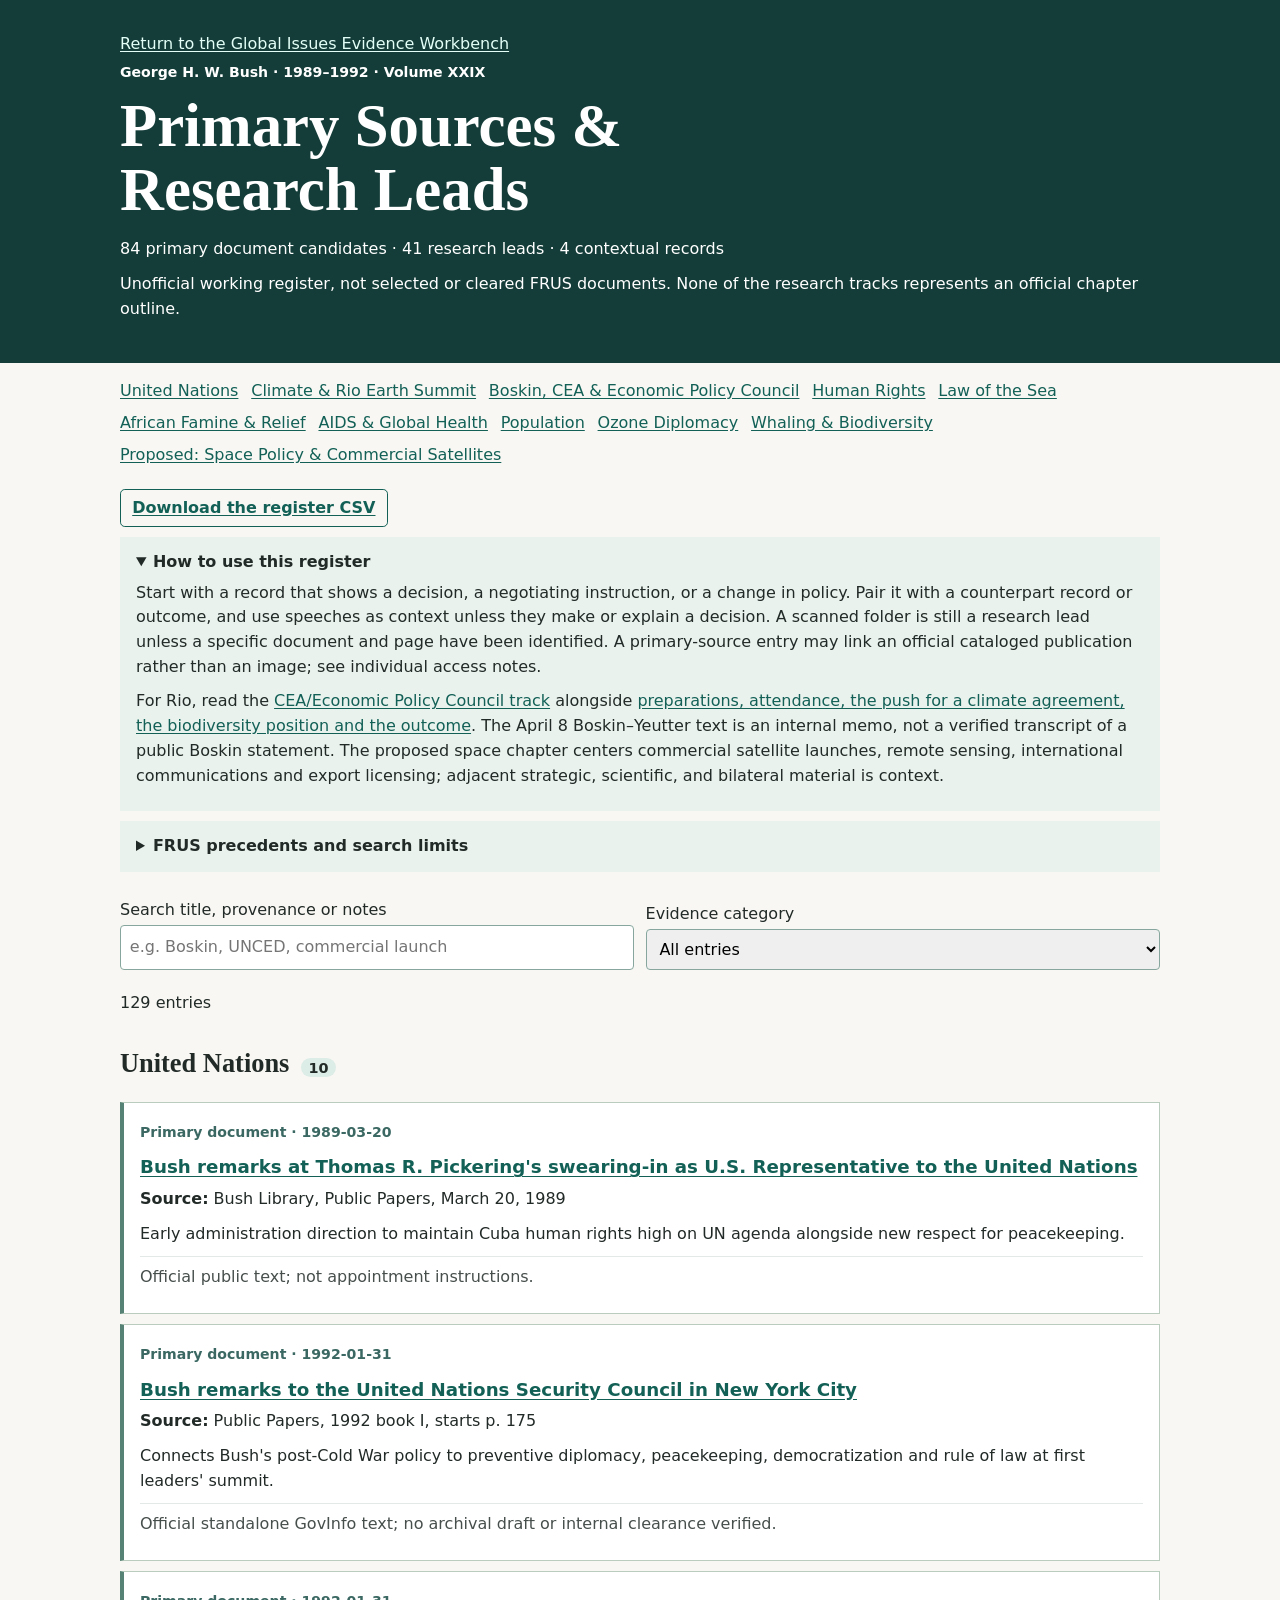
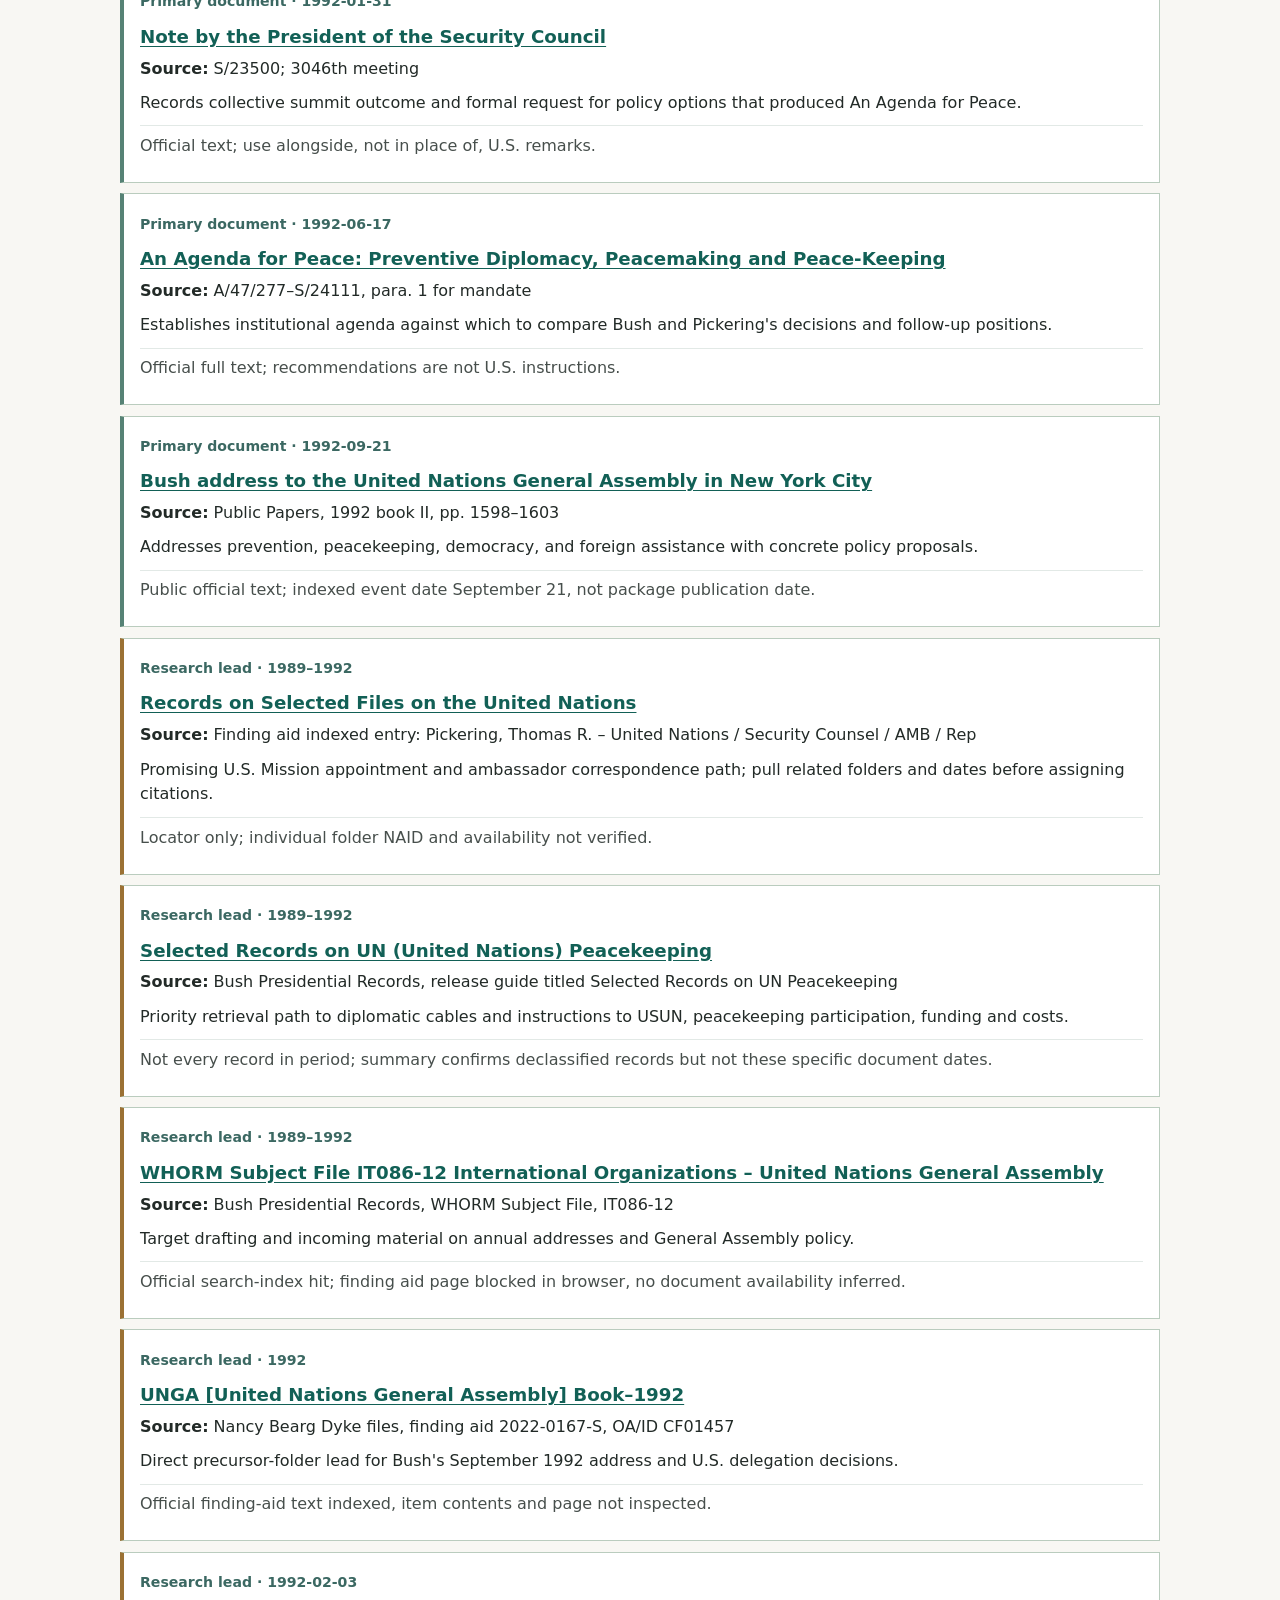
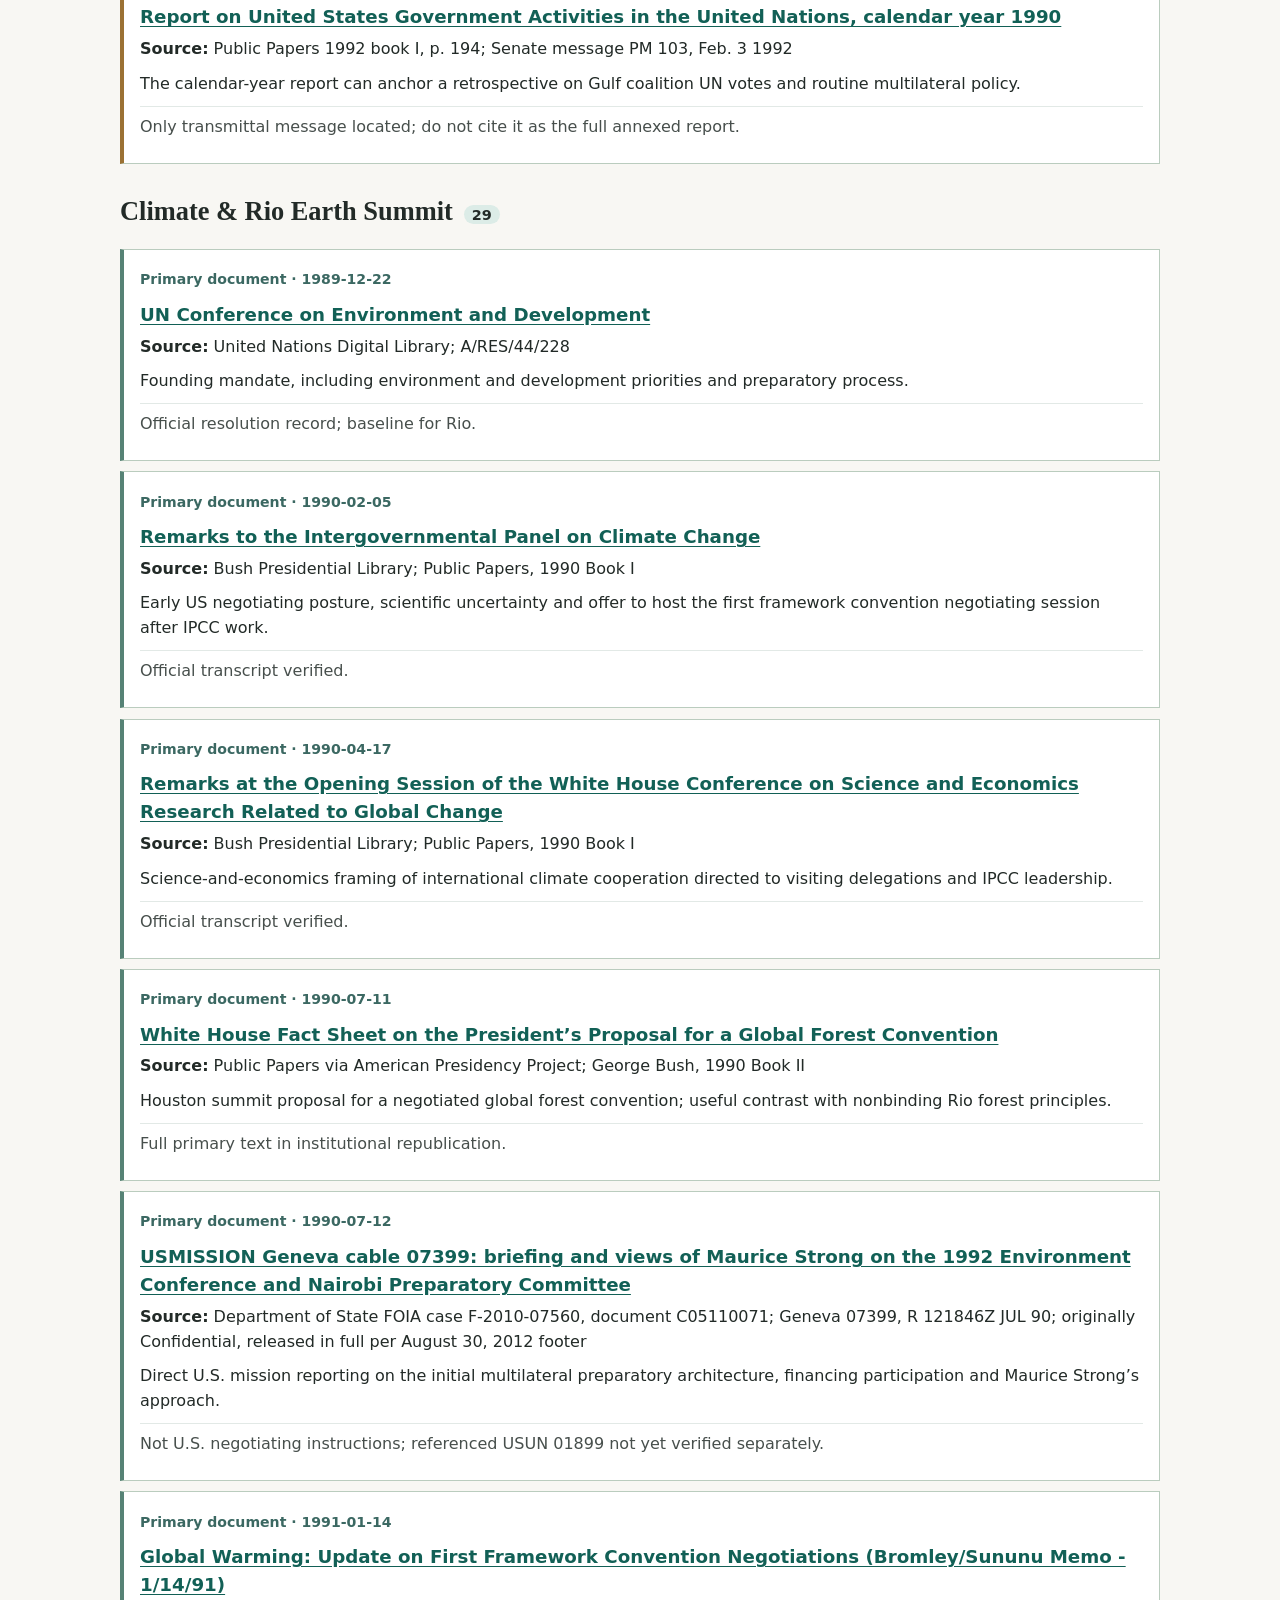
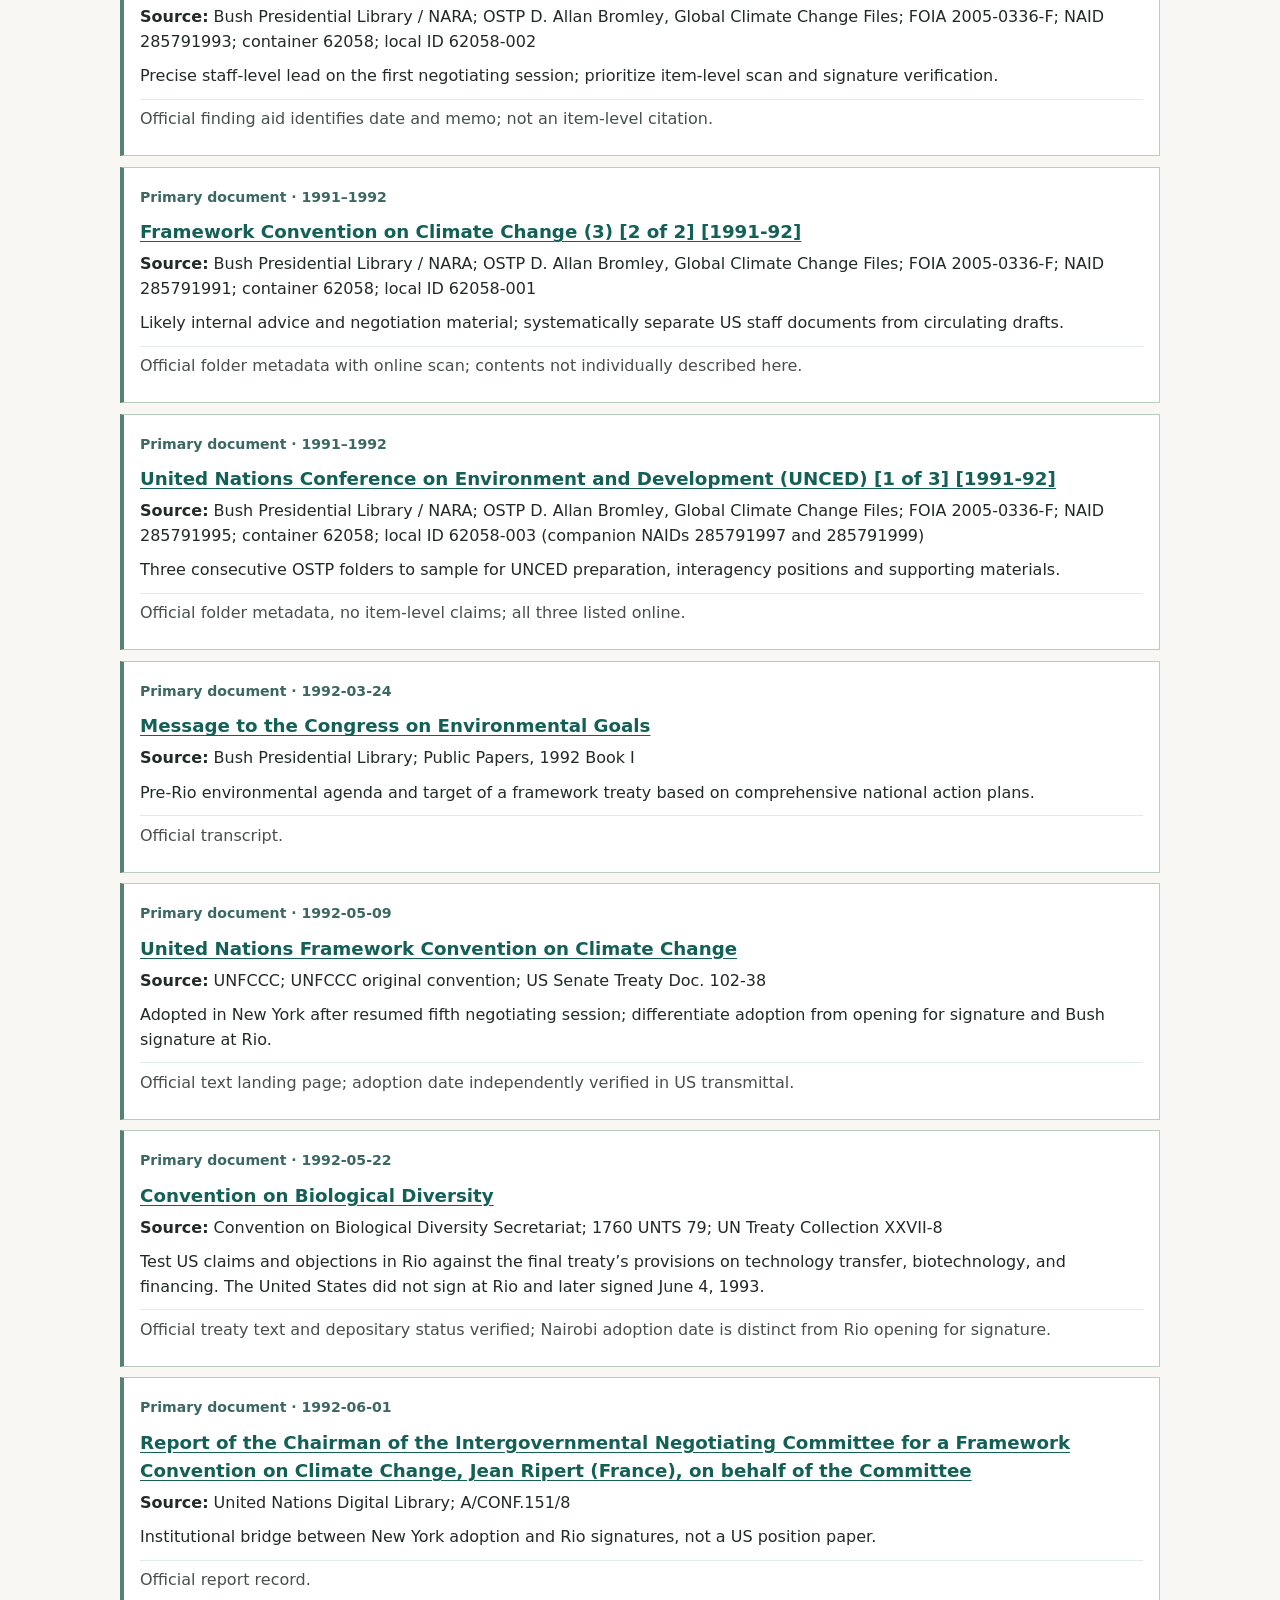
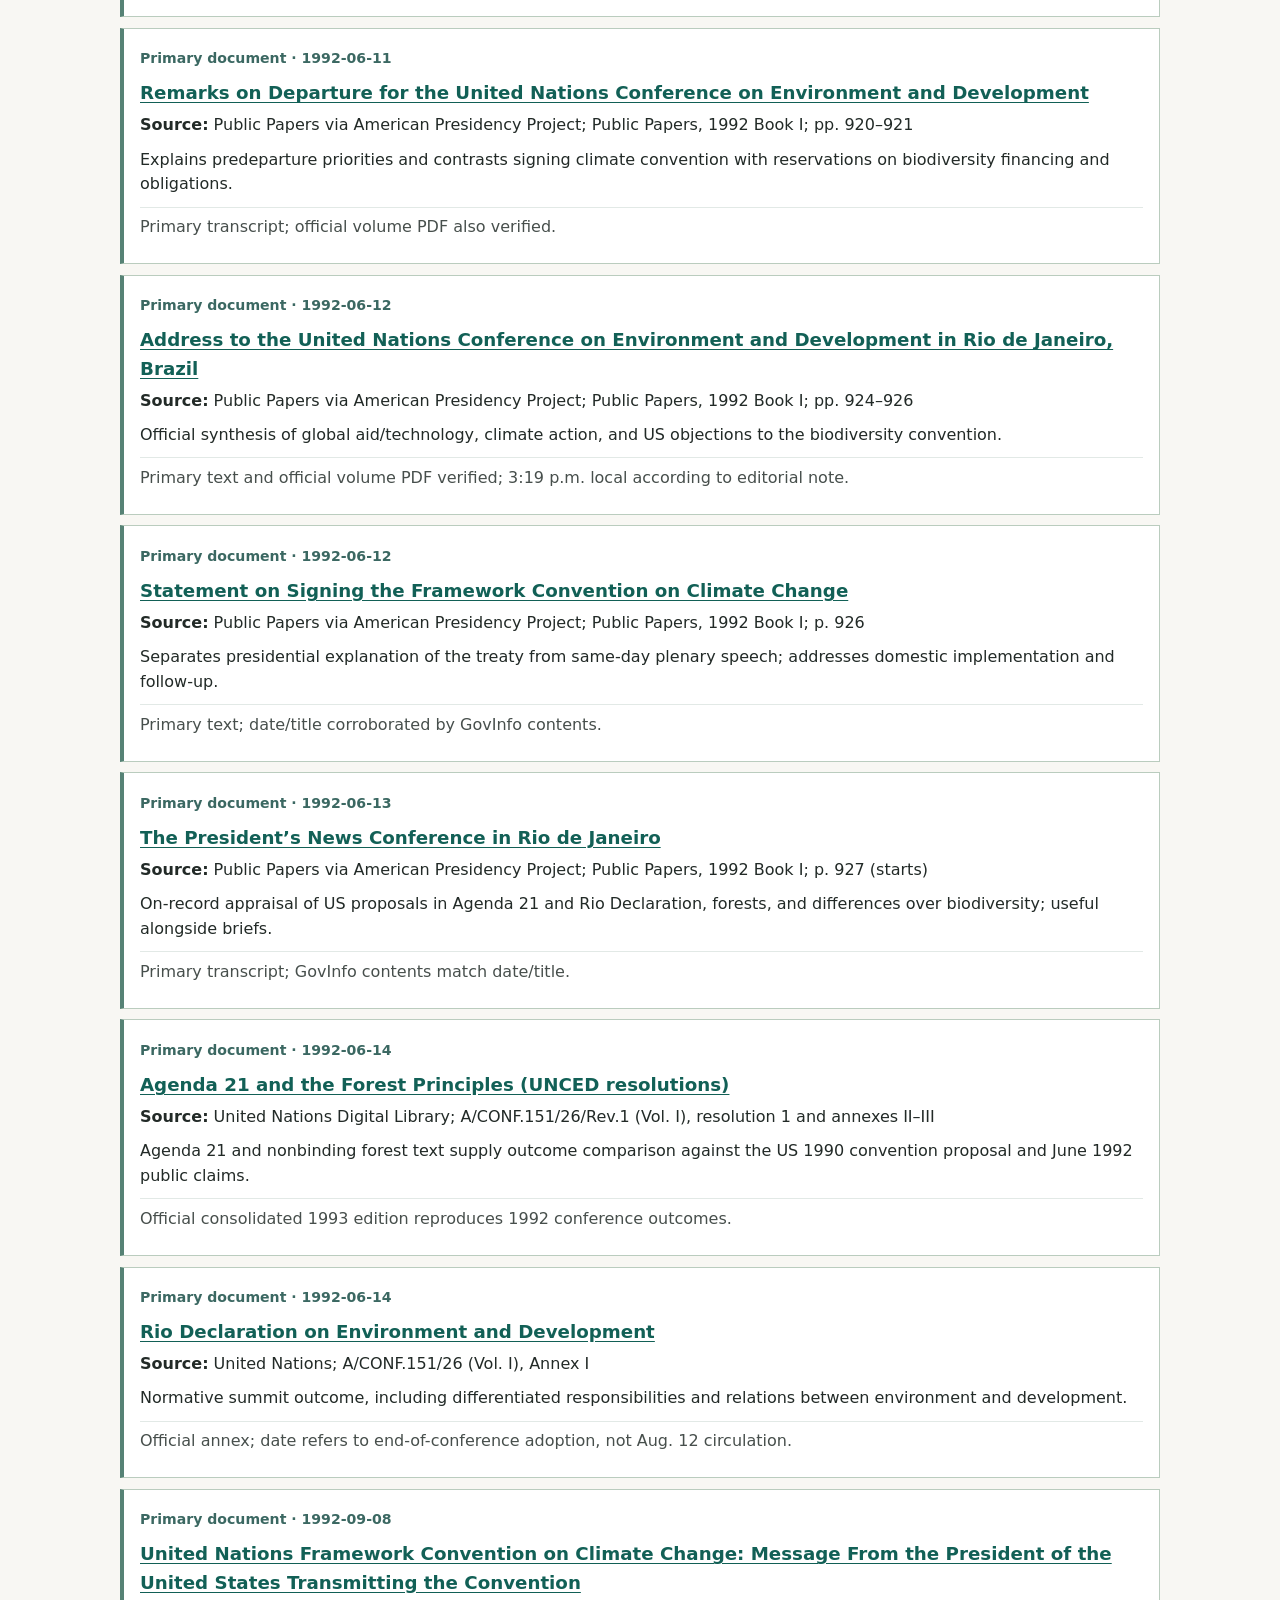
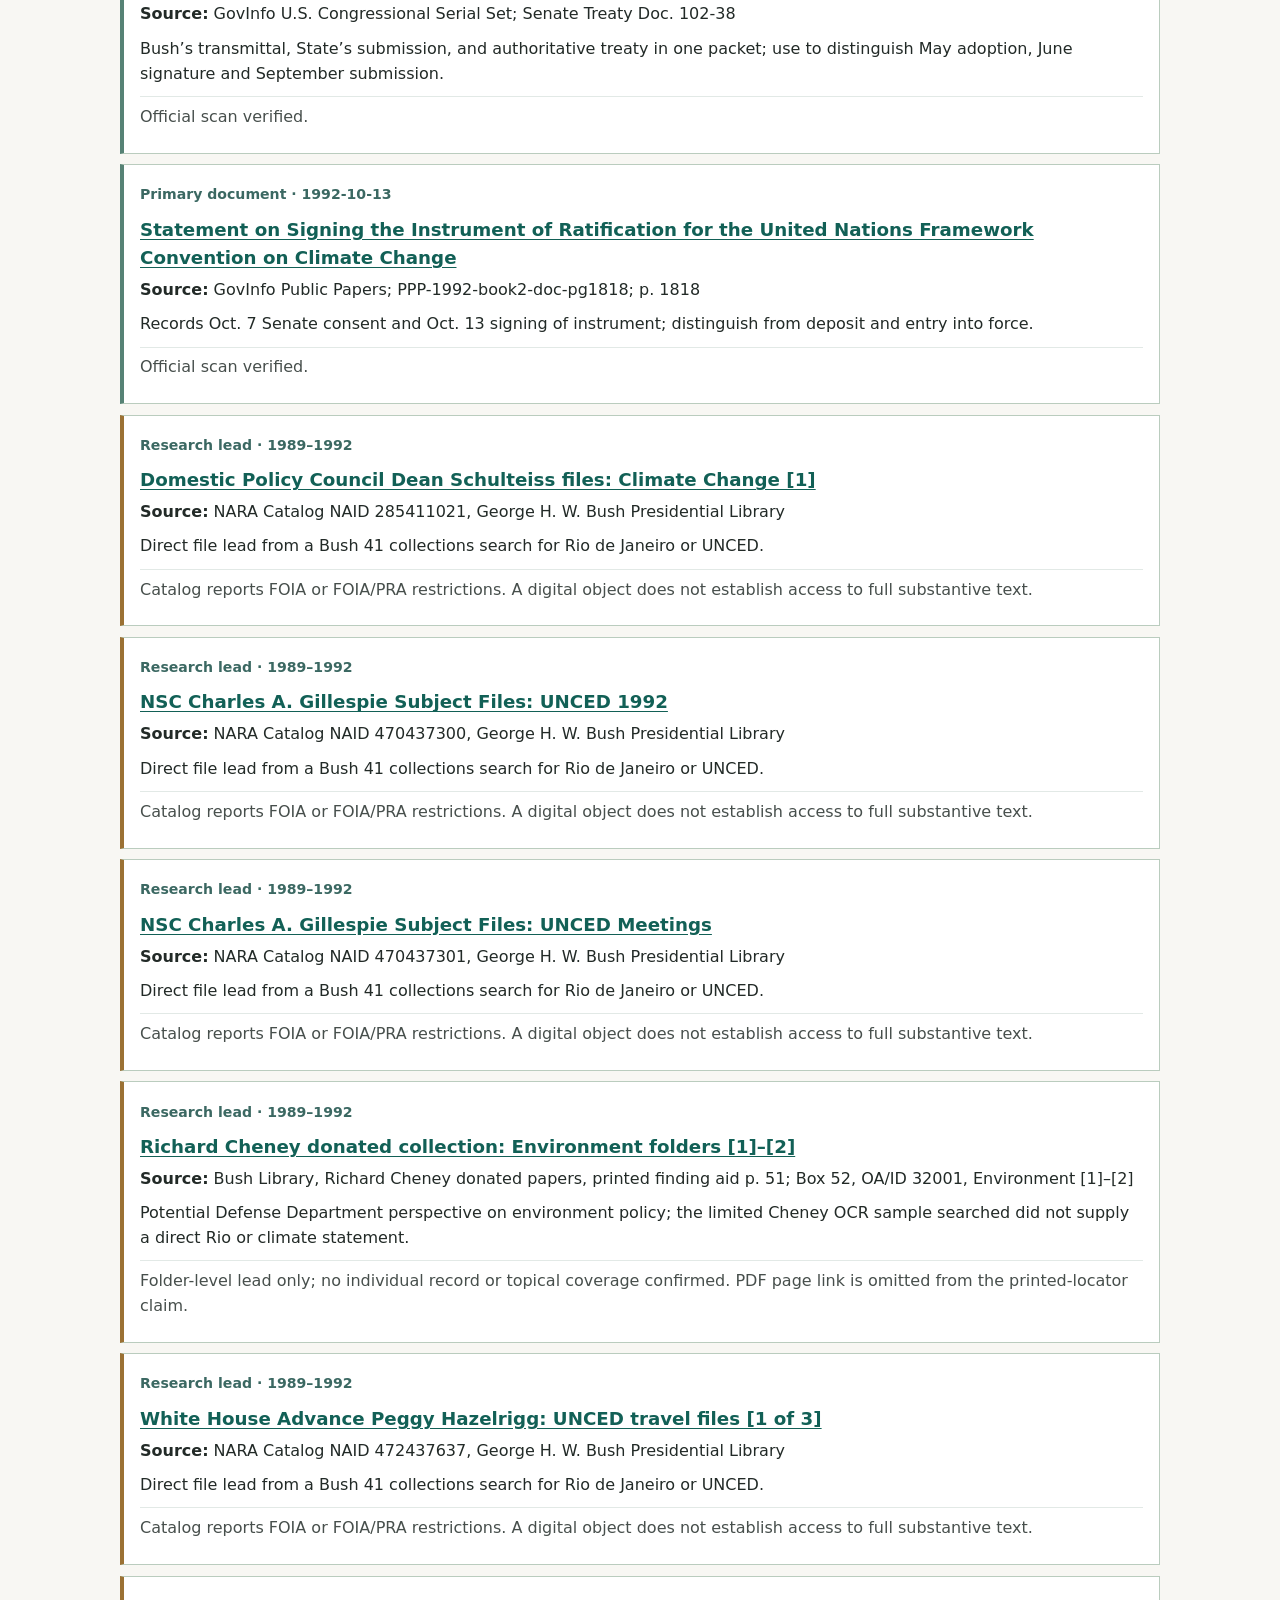
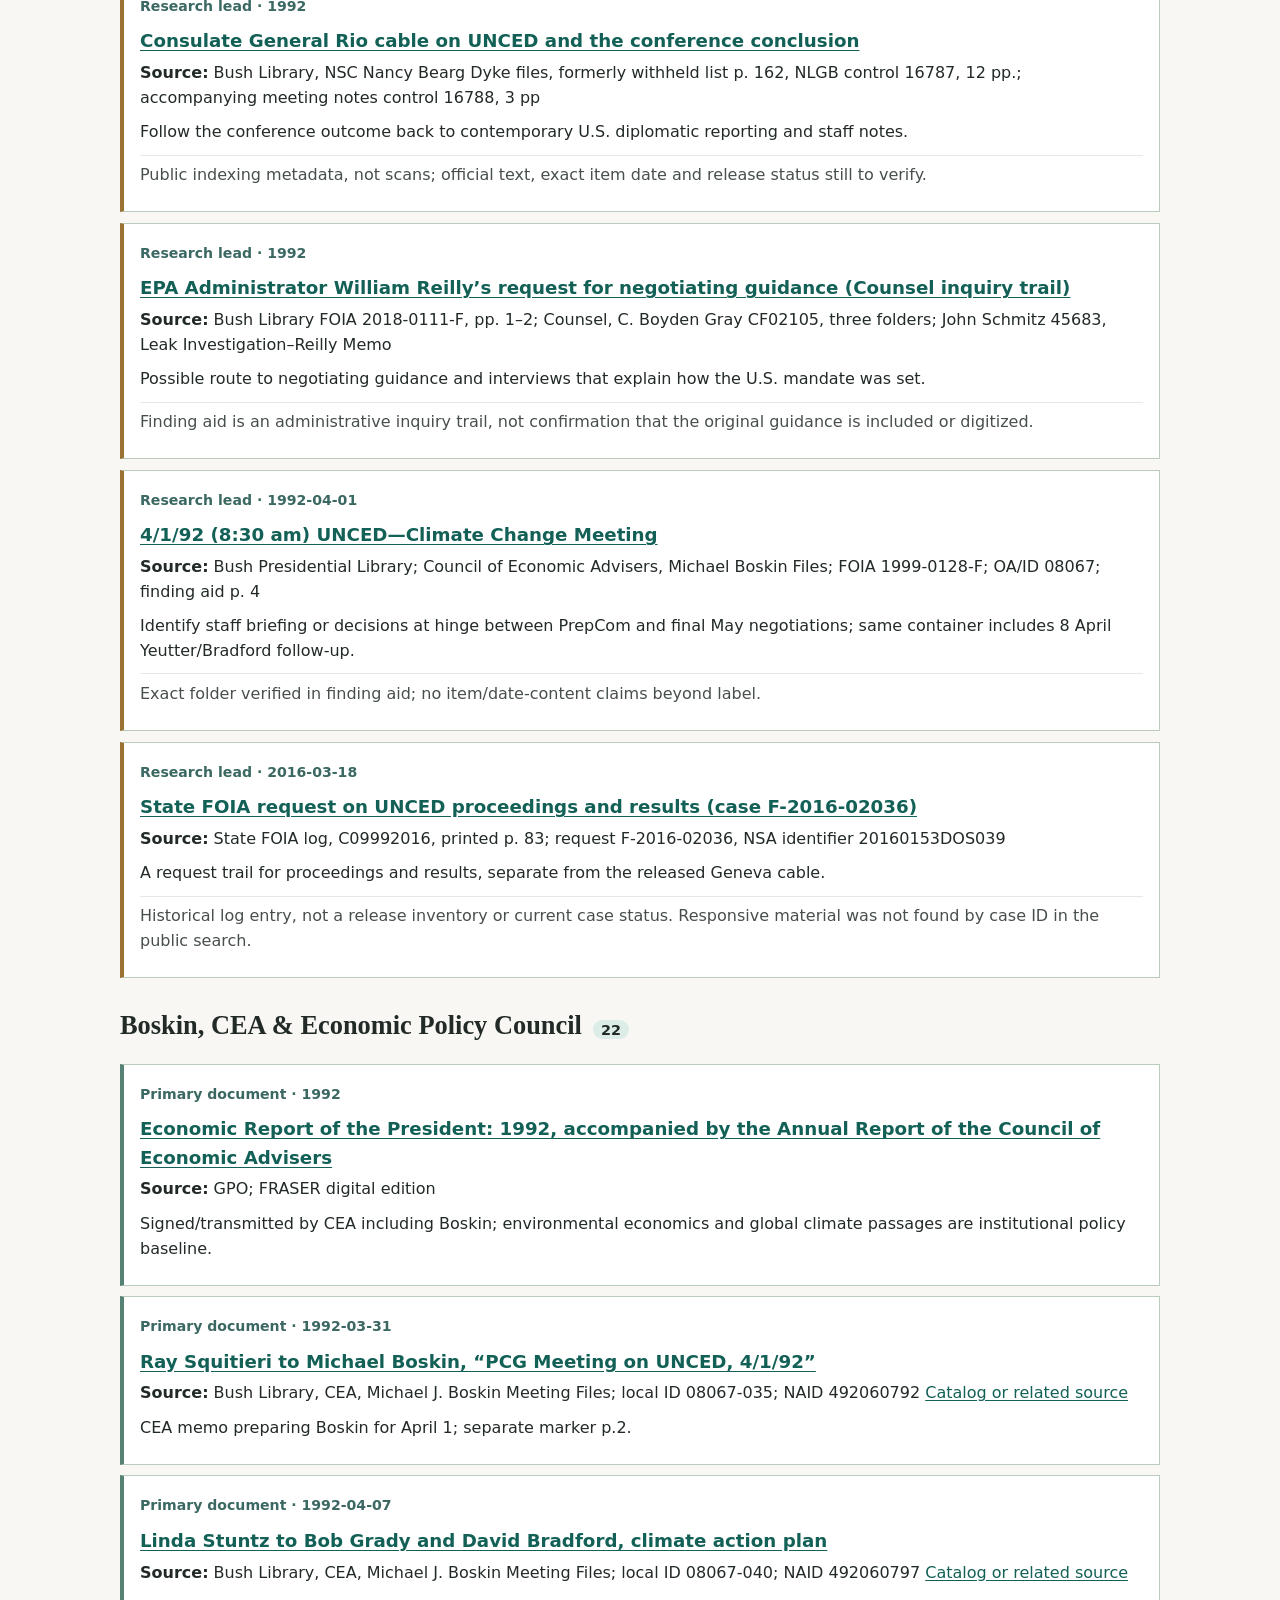
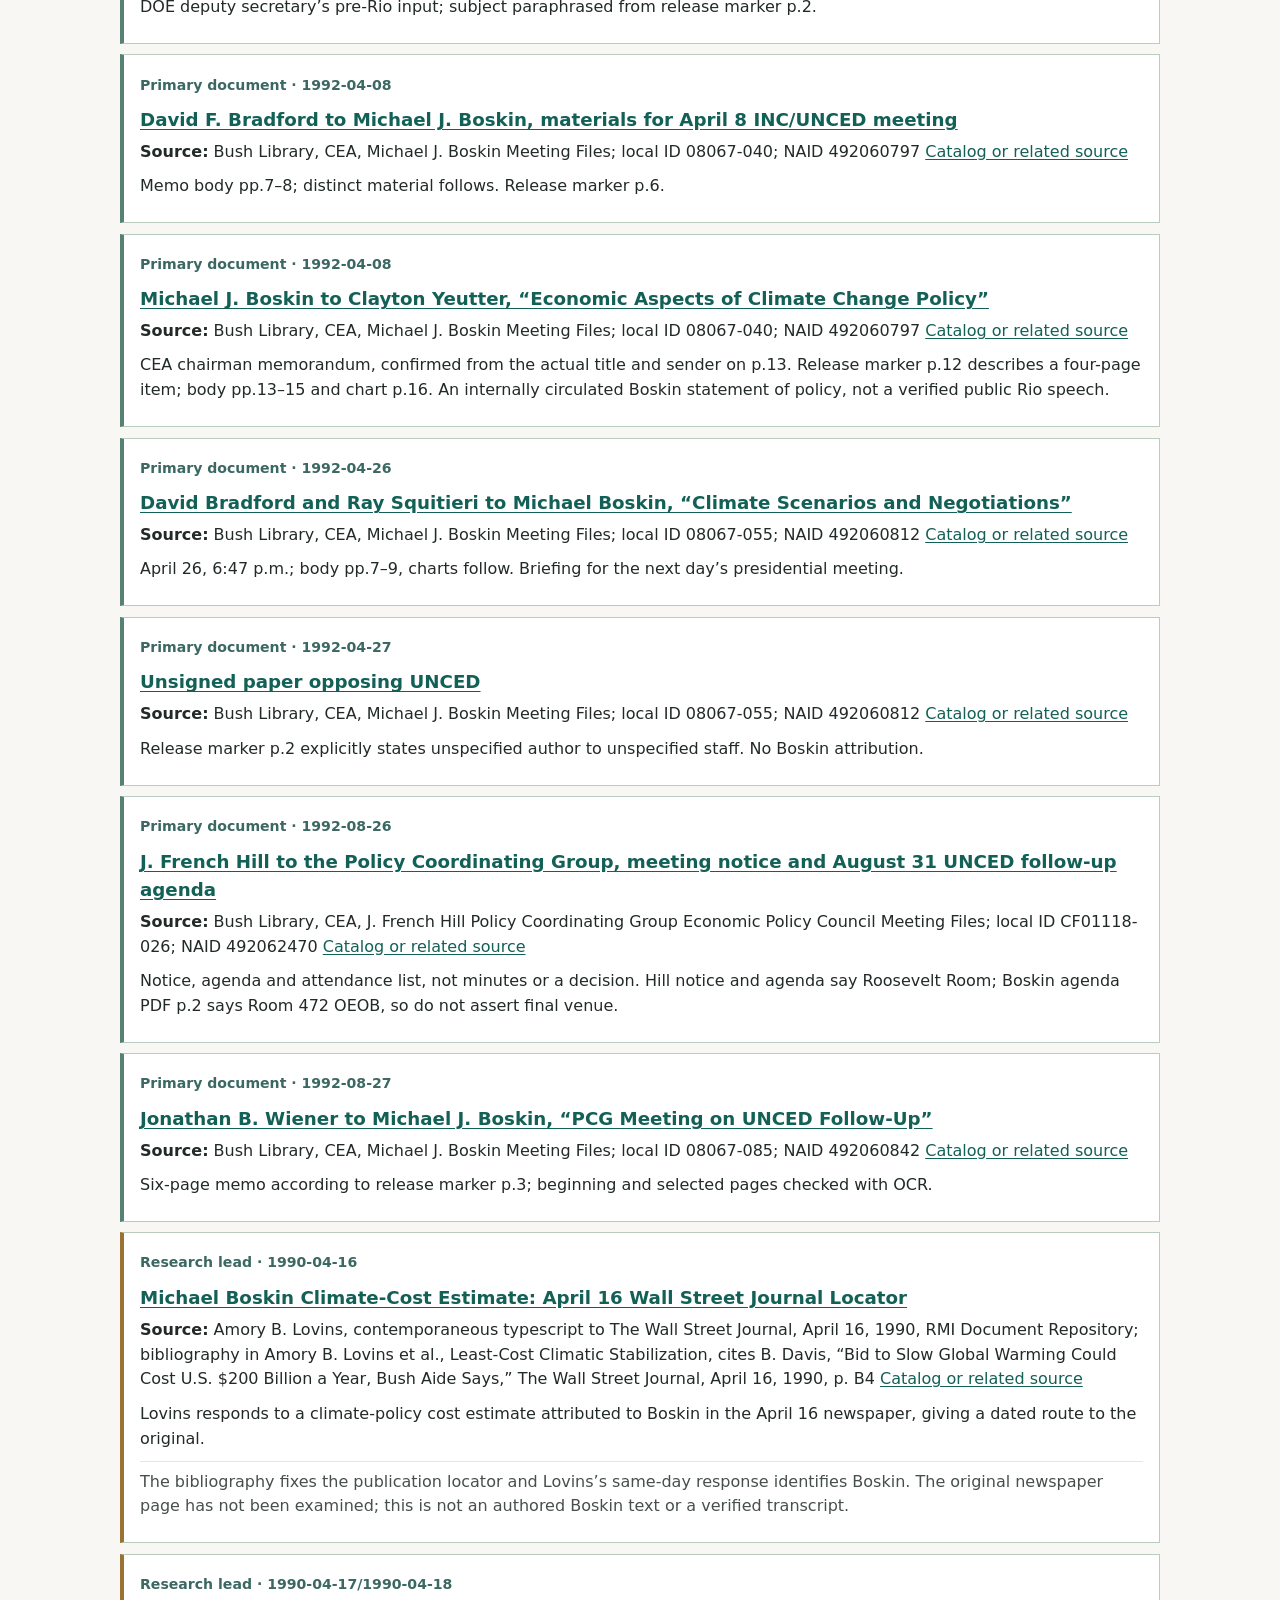
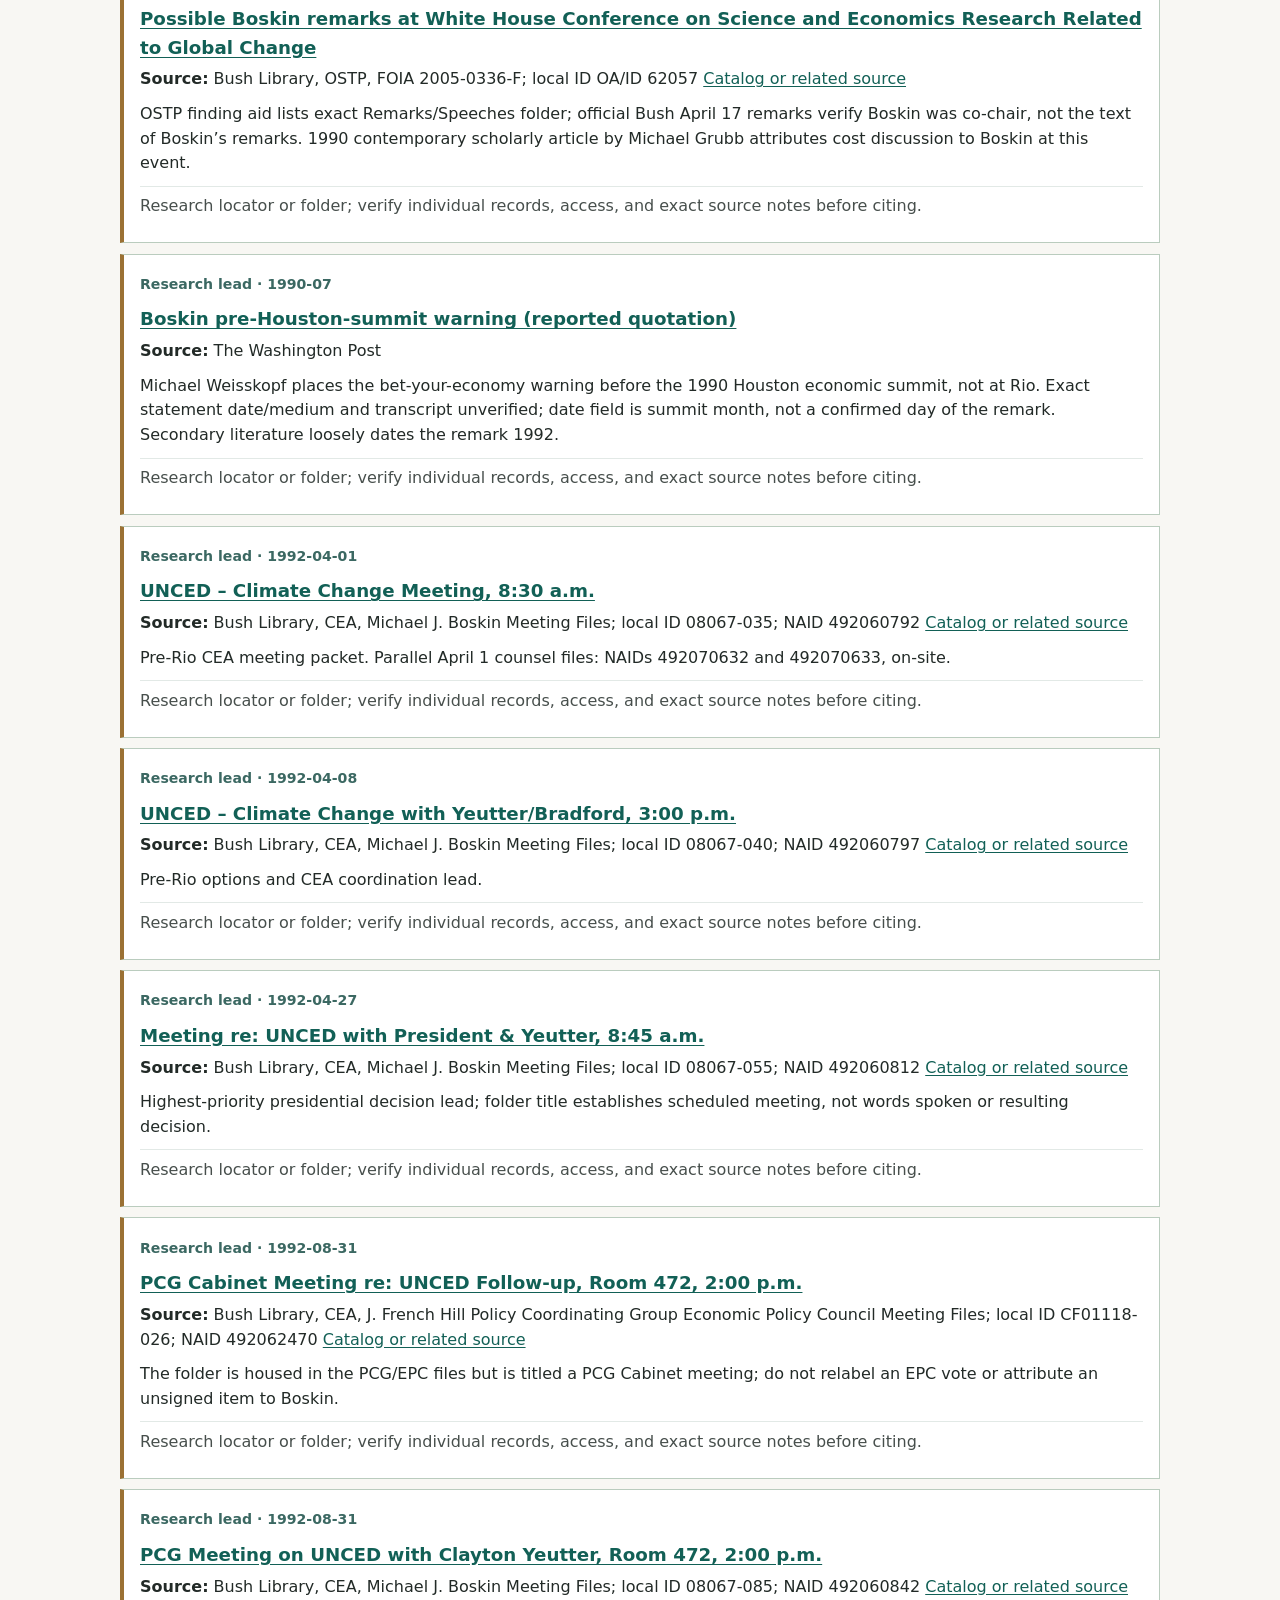
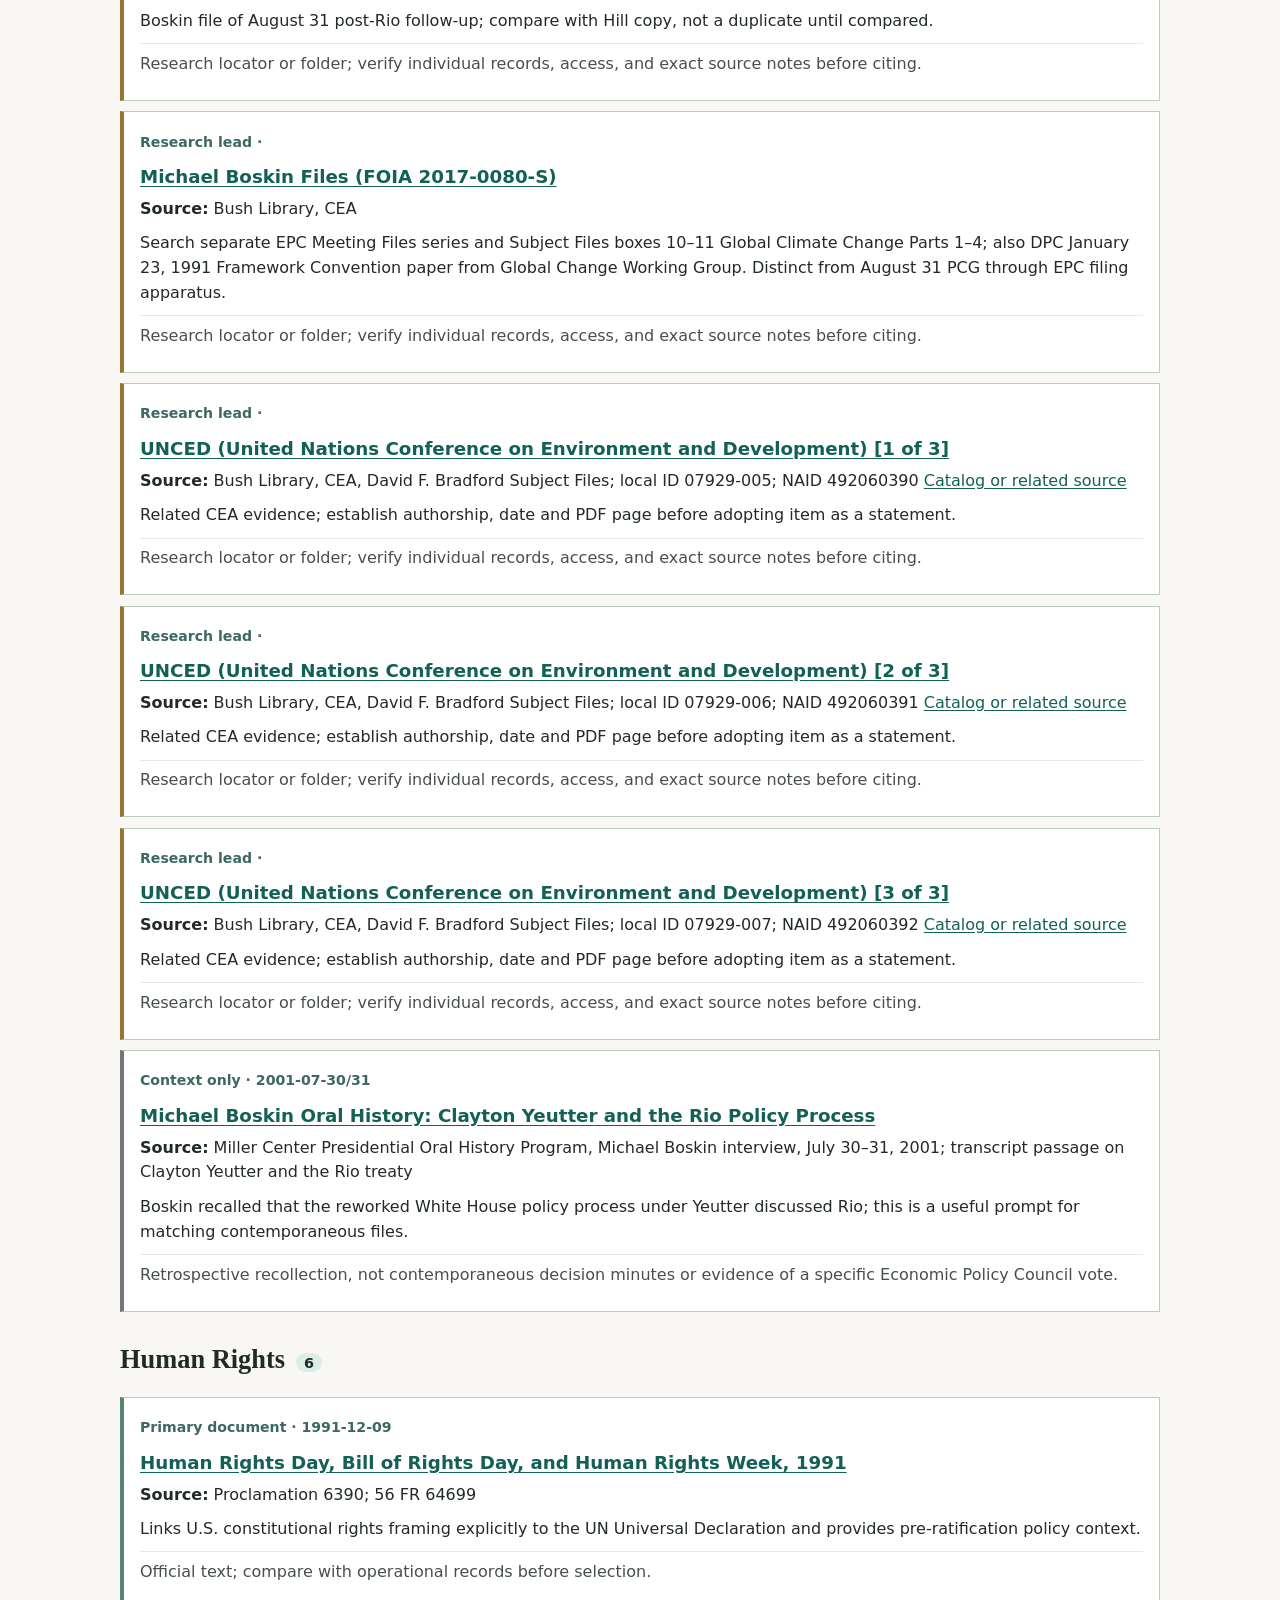
<file: primary-sources.html>
<!doctype html><html lang="en"><head><meta charset="utf-8"><meta name="viewport" content="width=device-width,initial-scale=1"><title>Primary Sources &amp; Research Leads | FRUS XXIX</title><meta name="description" content="Public-source document candidates and archival leads for FRUS 1989–1992, Volume XXIX, Global Issues."><style>*{box-sizing:border-box}body{margin:0;background:#f8f7f3;color:#222a27;font:1rem/1.55 system-ui,sans-serif}a{color:#126056;text-underline-offset:.15em}a:focus-visible,input:focus-visible,select:focus-visible,button:focus-visible{outline:3px solid #236f5f;outline-offset:3px}header{background:#143d39;color:white;padding:2rem 0}header a{color:#e3fff7}.wrap{width:min(100% - 2rem,65rem);margin:auto}h1{font:700 clamp(2rem,5vw,3.8rem)/1.05 Georgia,serif;max-width:18ch;margin:.5rem 0 1rem}h2{font:700 1.65rem/1.2 Georgia,serif;margin-top:2rem}h2 span{font:600 .9rem system-ui;background:#dcece7;border-radius:1rem;padding:.1rem .48rem;margin-left:.3rem}h3{margin:0 0 .35rem;font-size:1.14rem}p{margin:.35rem 0 .6rem}.kicker,.badge{font-weight:750;font-size:.88rem}.badge{color:#3b6862}.controls{display:flex;gap:.7rem;align-items:flex-end;flex-wrap:wrap;padding:1rem 0}.controls label{display:grid;gap:.15rem;flex:1;min-width:13rem}.controls input,.controls select{font:inherit;padding:.55rem;border:1px solid #87a79e;border-radius:.25rem}.lane,.record{scroll-margin-top:1.2rem}.record{background:white;border:1px solid #baccbe;border-left:4px solid #568275;padding:.85rem 1rem;margin:.65rem 0;overflow-wrap:anywhere}.record[data-status=lead]{border-left-color:#9b7134}.record[data-status=context]{border-left-color:#747678}.limit{color:#474f4c;border-top:1px solid #e2e9e6;padding-top:.48rem}nav{display:flex;gap:.45rem .8rem;flex-wrap:wrap;padding:1rem 0}details{background:#eaf2ee;padding:.8rem 1rem;margin:.65rem 0}summary{font-weight:700;cursor:pointer}footer{margin-top:2.4rem;padding:1.2rem 0;border-top:1px solid #baccbe}a.button{display:inline-block;padding:.34rem .7rem;border:1px solid currentColor;border-radius:.3rem;font-weight:700}</style></head><body><header><div class="wrap"><a href="index.html">Return to the Global Issues Evidence Workbench</a><p class="kicker">George H. W. Bush · 1989–1992 · Volume XXIX</p><h1>Primary Sources &amp; Research Leads</h1><p>84 primary document candidates · 41 research leads · 4 contextual records</p><p>Unofficial working register, not selected or cleared FRUS documents. None of the research tracks represents an official chapter outline.</p></div></header><main class="wrap"><nav aria-label="Research tracks"><a href="#un">United Nations</a> <a href="#climate">Climate & Rio Earth Summit</a> <a href="#boskin">Boskin, CEA & Economic Policy Council</a> <a href="#rights">Human Rights</a> <a href="#sea">Law of the Sea</a> <a href="#relief">African Famine & Relief</a> <a href="#aids">AIDS & Global Health</a> <a href="#population">Population</a> <a href="#ozone">Ozone Diplomacy</a> <a href="#whaling">Whaling & Biodiversity</a> <a href="#space">Proposed: Space Policy & Commercial Satellites</a></nav><p><a class="button" href="primary-source-register.csv" download>Download the register CSV</a></p><details open><summary>How to use this register</summary><p>Start with a record that shows a decision, a negotiating instruction, or a change in policy. Pair it with a counterpart record or outcome, and use speeches as context unless they make or explain a decision. A scanned folder is still a research lead unless a specific document and page have been identified. A primary-source entry may link an official cataloged publication rather than an image; see individual access notes.</p><p>For Rio, read the <a href="#boskin">CEA/Economic Policy Council track</a> alongside <a href="#climate">preparations, attendance, the push for a climate agreement, the biodiversity position and the outcome</a>. The April 8 Boskin–Yeutter text is an internal memo, not a verified transcript of a public Boskin statement. The proposed space chapter centers commercial satellite launches, remote sensing, international communications and export licensing; adjacent strategic, scientific, and bilateral material is context.</p></details>
<details><summary>FRUS precedents and search limits</summary><p><a href="https://history.state.gov/historicaldocuments/frus1969-76ve01/d298">Nixon–Ford E–1, document 298</a> and <a href="https://history.state.gov/historicaldocuments/frus1969-76ve01/d303">document 303</a> show how the series documented preconference institutions and negotiating choices; <a href="https://history.state.gov/historicaldocuments/frus1969-76ve03/preface">E–3’s preface</a> treats multilateral negotiations alongside the participants who changed them. <a href="https://history.state.gov/historicaldocuments/frus1981-88v41/preface">Reagan XLI’s preface</a> sets an explicit ozone/bilateral-scope boundary; <a href="https://history.state.gov/historicaldocuments/frus1981-88v41/d364">document 364</a> models a decision-ready record on interagency differences and negotiating posture. The relevant Carter volume is not publicly available as a selection model.</p><p>Searches used official Public Papers, Bush Library/NARA record and scan pages, State FOIA, and official multilateral and federal publication sources. The State FOIA UNCED-specific log search found a case number, not a responsive document inventory. The Cheney public-index and small sample check does not establish a comprehensive search. Use <a href="https://therealjameswilson.github.io/nara-scout/#q=UNCED%20OR%20Rio&amp;from=1989&amp;to=1992&amp;scope=bush41&amp;perColl=25&amp;perPage=50">NARA Scout’s Bush-era Rio query</a> for follow-up; the query returned 272 unique catalog matches across 70 collections. These results include restricted records and withdrawals, not 272 documents selected for this register. A focused review promoted specific catalog locators to research leads. The live Scout tool is not part of the offline copy.</p></details>
<div class="controls"><label>Search title, provenance or notes <input type="search" id="q" placeholder="e.g. Boskin, UNCED, commercial launch"></label><label>Evidence category <select id="kind"><option value="">All entries</option><option value="primary">Primary documents</option><option value="lead">Research leads</option><option value="context">Context only</option></select></label></div><p id="tally" aria-live="polite">129 entries</p><section id="un" class="lane"><h2>United Nations <span>10</span></h2><article class="record" data-status="primary"><p class="badge">Primary document · 1989-03-20</p><h3><a href="https://www.bush41library.gov/digital-research-room/finding-aid/public-papers/remarks-swearing-ceremony-thomas-r-pickering-united">Bush remarks at Thomas R. Pickering&#x27;s swearing-in as U.S. Representative to the United Nations</a></h3><p><strong>Source:</strong> Bush Library, Public Papers, March 20, 1989</p><p>Early administration direction to maintain Cuba human rights high on UN agenda alongside new respect for peacekeeping.</p><p class="limit">Official public text; not appointment instructions.</p></article><article class="record" data-status="primary"><p class="badge">Primary document · 1992-01-31</p><h3><a href="https://www.govinfo.gov/content/pkg/PPP-1992-book1/pdf/PPP-1992-book1-doc-pg175.pdf">Bush remarks to the United Nations Security Council in New York City</a></h3><p><strong>Source:</strong> Public Papers, 1992 book I, starts p. 175</p><p>Connects Bush&#x27;s post-Cold War policy to preventive diplomacy, peacekeeping, democratization and rule of law at first leaders&#x27; summit.</p><p class="limit">Official standalone GovInfo text; no archival draft or internal clearance verified.</p></article><article class="record" data-status="primary"><p class="badge">Primary document · 1992-01-31</p><h3><a href="https://digitallibrary.un.org/record/196971/files/S_23500-EN.pdf">Note by the President of the Security Council</a></h3><p><strong>Source:</strong> S/23500; 3046th meeting</p><p>Records collective summit outcome and formal request for policy options that produced An Agenda for Peace.</p><p class="limit">Official text; use alongside, not in place of, U.S. remarks.</p></article><article class="record" data-status="primary"><p class="badge">Primary document · 1992-06-17</p><h3><a href="https://digitallibrary.un.org/record/144858/files/A_47_277--S_24111-EN.pdf">An Agenda for Peace: Preventive Diplomacy, Peacemaking and Peace-Keeping</a></h3><p><strong>Source:</strong> A/47/277–S/24111, para. 1 for mandate</p><p>Establishes institutional agenda against which to compare Bush and Pickering&#x27;s decisions and follow-up positions.</p><p class="limit">Official full text; recommendations are not U.S. instructions.</p></article><article class="record" data-status="primary"><p class="badge">Primary document · 1992-09-21</p><h3><a href="https://www.govinfo.gov/content/pkg/PPP-1992-book2/pdf/PPP-1992-book2-doc-pg1598.pdf">Bush address to the United Nations General Assembly in New York City</a></h3><p><strong>Source:</strong> Public Papers, 1992 book II, pp. 1598–1603</p><p>Addresses prevention, peacekeeping, democracy, and foreign assistance with concrete policy proposals.</p><p class="limit">Public official text; indexed event date September 21, not package publication date.</p></article><article class="record" data-status="lead"><p class="badge">Research lead · 1989–1992</p><h3><a href="https://www.bush41library.gov/digital-research-room/finding-aid/foia/records-selected-files-united-nations?page=6">Records on Selected Files on the United Nations</a></h3><p><strong>Source:</strong> Finding aid indexed entry: Pickering, Thomas R. – United Nations / Security Counsel / AMB / Rep</p><p>Promising U.S. Mission appointment and ambassador correspondence path; pull related folders and dates before assigning citations.</p><p class="limit">Locator only; individual folder NAID and availability not verified.</p></article><article class="record" data-status="lead"><p class="badge">Research lead · 1989–1992</p><h3><a href="https://www.bush41library.gov/digital-research-room/finding-aid/foia/selected-records-un-united-nations-peacekeeping?page=98">Selected Records on UN (United Nations) Peacekeeping</a></h3><p><strong>Source:</strong> Bush Presidential Records, release guide titled Selected Records on UN Peacekeeping</p><p>Priority retrieval path to diplomatic cables and instructions to USUN, peacekeeping participation, funding and costs.</p><p class="limit">Not every record in period; summary confirms declassified records but not these specific document dates.</p></article><article class="record" data-status="lead"><p class="badge">Research lead · 1989–1992</p><h3><a href="https://www.bush41library.gov/digital-research-room/finding-aid/foia/records-whorm-subject-file-it086-12-international">WHORM Subject File IT086-12 International Organizations – United Nations General Assembly</a></h3><p><strong>Source:</strong> Bush Presidential Records, WHORM Subject File, IT086-12</p><p>Target drafting and incoming material on annual addresses and General Assembly policy.</p><p class="limit">Official search-index hit; finding aid page blocked in browser, no document availability inferred.</p></article><article class="record" data-status="lead"><p class="badge">Research lead · 1992</p><h3><a href="https://bush41library.tamu.edu/files/foia/2022-0167-S%20%5BDyke%2C%20Nancy%20Bearg%5D.pdf">UNGA [United Nations General Assembly] Book–1992</a></h3><p><strong>Source:</strong> Nancy Bearg Dyke files, finding aid 2022-0167-S, OA/ID CF01457</p><p>Direct precursor-folder lead for Bush&#x27;s September 1992 address and U.S. delegation decisions.</p><p class="limit">Official finding-aid text indexed, item contents and page not inspected.</p></article><article class="record" data-status="lead"><p class="badge">Research lead · 1992-02-03</p><h3><a href="https://www.govinfo.gov/content/pkg/PPP-1992-book1/pdf/PPP-1992-book1-doc-pg194-2.pdf">Report on United States Government Activities in the United Nations, calendar year 1990</a></h3><p><strong>Source:</strong> Public Papers 1992 book I, p. 194; Senate message PM 103, Feb. 3 1992</p><p>The calendar-year report can anchor a retrospective on Gulf coalition UN votes and routine multilateral policy.</p><p class="limit">Only transmittal message located; do not cite it as the full annexed report.</p></article></section><section id="climate" class="lane"><h2>Climate &amp; Rio Earth Summit <span>29</span></h2><article class="record" data-status="primary"><p class="badge">Primary document · 1989-12-22</p><h3><a href="https://digitallibrary.un.org/record/82555">UN Conference on Environment and Development</a></h3><p><strong>Source:</strong> United Nations Digital Library; A/RES/44/228</p><p>Founding mandate, including environment and development priorities and preparatory process.</p><p class="limit">Official resolution record; baseline for Rio.</p></article><article class="record" data-status="primary"><p class="badge">Primary document · 1990-02-05</p><h3><a href="https://www.bush41library.gov/digital-research-room/finding-aid/public-papers/remarks-intergovernmental-panel-climate-change">Remarks to the Intergovernmental Panel on Climate Change</a></h3><p><strong>Source:</strong> Bush Presidential Library; Public Papers, 1990 Book I</p><p>Early US negotiating posture, scientific uncertainty and offer to host the first framework convention negotiating session after IPCC work.</p><p class="limit">Official transcript verified.</p></article><article class="record" data-status="primary"><p class="badge">Primary document · 1990-04-17</p><h3><a href="https://www.bush41library.gov/digital-research-room/finding-aid/public-papers/remarks-opening-session-white-house-conference">Remarks at the Opening Session of the White House Conference on Science and Economics Research Related to Global Change</a></h3><p><strong>Source:</strong> Bush Presidential Library; Public Papers, 1990 Book I</p><p>Science-and-economics framing of international climate cooperation directed to visiting delegations and IPCC leadership.</p><p class="limit">Official transcript verified.</p></article><article class="record" data-status="primary"><p class="badge">Primary document · 1990-07-11</p><h3><a href="https://www.presidency.ucsb.edu/documents/white-house-fact-sheet-the-presidents-proposal-for-global-forest-convention">White House Fact Sheet on the President’s Proposal for a Global Forest Convention</a></h3><p><strong>Source:</strong> Public Papers via American Presidency Project; George Bush, 1990 Book II</p><p>Houston summit proposal for a negotiated global forest convention; useful contrast with nonbinding Rio forest principles.</p><p class="limit">Full primary text in institutional republication.</p></article><article class="record" data-status="primary"><p class="badge">Primary document · 1990-07-12</p><h3><a href="https://foia.state.gov/DOCUMENTS/1-FY2013/F-2010-07560/DOC_0C05110071/C05110071.pdf">USMISSION Geneva cable 07399: briefing and views of Maurice Strong on the 1992 Environment Conference and Nairobi Preparatory Committee</a></h3><p><strong>Source:</strong> Department of State FOIA case F-2010-07560, document C05110071; Geneva 07399, R 121846Z JUL 90; originally Confidential, released in full per August 30, 2012 footer</p><p>Direct U.S. mission reporting on the initial multilateral preparatory architecture, financing participation and Maurice Strong’s approach.</p><p class="limit">Not U.S. negotiating instructions; referenced USUN 01899 not yet verified separately.</p></article><article class="record" data-status="primary"><p class="badge">Primary document · 1991-01-14</p><h3><a href="https://catalog.archives.gov/id/285791993">Global Warming: Update on First Framework Convention Negotiations (Bromley/Sununu Memo - 1/14/91)</a></h3><p><strong>Source:</strong> Bush Presidential Library / NARA; OSTP D. Allan Bromley, Global Climate Change Files; FOIA 2005-0336-F; NAID 285791993; container 62058; local ID 62058-002</p><p>Precise staff-level lead on the first negotiating session; prioritize item-level scan and signature verification.</p><p class="limit">Official finding aid identifies date and memo; not an item-level citation.</p></article><article class="record" data-status="primary"><p class="badge">Primary document · 1991–1992</p><h3><a href="https://catalog.archives.gov/id/285791991">Framework Convention on Climate Change (3) [2 of 2] [1991-92]</a></h3><p><strong>Source:</strong> Bush Presidential Library / NARA; OSTP D. Allan Bromley, Global Climate Change Files; FOIA 2005-0336-F; NAID 285791991; container 62058; local ID 62058-001</p><p>Likely internal advice and negotiation material; systematically separate US staff documents from circulating drafts.</p><p class="limit">Official folder metadata with online scan; contents not individually described here.</p></article><article class="record" data-status="primary"><p class="badge">Primary document · 1991–1992</p><h3><a href="https://catalog.archives.gov/id/285791995">United Nations Conference on Environment and Development (UNCED) [1 of 3] [1991-92]</a></h3><p><strong>Source:</strong> Bush Presidential Library / NARA; OSTP D. Allan Bromley, Global Climate Change Files; FOIA 2005-0336-F; NAID 285791995; container 62058; local ID 62058-003 (companion NAIDs 285791997 and 285791999)</p><p>Three consecutive OSTP folders to sample for UNCED preparation, interagency positions and supporting materials.</p><p class="limit">Official folder metadata, no item-level claims; all three listed online.</p></article><article class="record" data-status="primary"><p class="badge">Primary document · 1992-03-24</p><h3><a href="https://www.bush41library.gov/digital-research-room/finding-aid/public-papers/message-congress-environmental-goals">Message to the Congress on Environmental Goals</a></h3><p><strong>Source:</strong> Bush Presidential Library; Public Papers, 1992 Book I</p><p>Pre-Rio environmental agenda and target of a framework treaty based on comprehensive national action plans.</p><p class="limit">Official transcript.</p></article><article class="record" data-status="primary"><p class="badge">Primary document · 1992-05-09</p><h3><a href="https://unfccc.int/documents/649617">United Nations Framework Convention on Climate Change</a></h3><p><strong>Source:</strong> UNFCCC; UNFCCC original convention; US Senate Treaty Doc. 102-38</p><p>Adopted in New York after resumed fifth negotiating session; differentiate adoption from opening for signature and Bush signature at Rio.</p><p class="limit">Official text landing page; adoption date independently verified in US transmittal.</p></article><article class="record" data-status="primary"><p class="badge">Primary document · 1992-05-22</p><h3><a href="https://www.cbd.int/doc/legal/cbd-en.pdf">Convention on Biological Diversity</a></h3><p><strong>Source:</strong> Convention on Biological Diversity Secretariat; 1760 UNTS 79; UN Treaty Collection XXVII-8</p><p>Test US claims and objections in Rio against the final treaty’s provisions on technology transfer, biotechnology, and financing. The United States did not sign at Rio and later signed June 4, 1993.</p><p class="limit">Official treaty text and depositary status verified; Nairobi adoption date is distinct from Rio opening for signature.</p></article><article class="record" data-status="primary"><p class="badge">Primary document · 1992-06-01</p><h3><a href="https://digitallibrary.un.org/record/200878">Report of the Chairman of the Intergovernmental Negotiating Committee for a Framework Convention on Climate Change, Jean Ripert (France), on behalf of the Committee</a></h3><p><strong>Source:</strong> United Nations Digital Library; A/CONF.151/8</p><p>Institutional bridge between New York adoption and Rio signatures, not a US position paper.</p><p class="limit">Official report record.</p></article><article class="record" data-status="primary"><p class="badge">Primary document · 1992-06-11</p><h3><a href="https://www.presidency.ucsb.edu/documents/remarks-departure-for-the-united-nations-conference-on-environment-and-development">Remarks on Departure for the United Nations Conference on Environment and Development</a></h3><p><strong>Source:</strong> Public Papers via American Presidency Project; Public Papers, 1992 Book I; pp. 920–921</p><p>Explains predeparture priorities and contrasts signing climate convention with reservations on biodiversity financing and obligations.</p><p class="limit">Primary transcript; official volume PDF also verified.</p></article><article class="record" data-status="primary"><p class="badge">Primary document · 1992-06-12</p><h3><a href="https://www.presidency.ucsb.edu/documents/address-the-united-nations-conference-environment-and-development-rio-de-janeiro-brazil">Address to the United Nations Conference on Environment and Development in Rio de Janeiro, Brazil</a></h3><p><strong>Source:</strong> Public Papers via American Presidency Project; Public Papers, 1992 Book I; pp. 924–926</p><p>Official synthesis of global aid/technology, climate action, and US objections to the biodiversity convention.</p><p class="limit">Primary text and official volume PDF verified; 3:19 p.m. local according to editorial note.</p></article><article class="record" data-status="primary"><p class="badge">Primary document · 1992-06-12</p><h3><a href="https://www.presidency.ucsb.edu/documents/statement-signing-the-framework-convention-climate-change">Statement on Signing the Framework Convention on Climate Change</a></h3><p><strong>Source:</strong> Public Papers via American Presidency Project; Public Papers, 1992 Book I; p. 926</p><p>Separates presidential explanation of the treaty from same-day plenary speech; addresses domestic implementation and follow-up.</p><p class="limit">Primary text; date/title corroborated by GovInfo contents.</p></article><article class="record" data-status="primary"><p class="badge">Primary document · 1992-06-13</p><h3><a href="https://www.presidency.ucsb.edu/documents/the-presidents-news-conference-rio-de-janeiro">The President’s News Conference in Rio de Janeiro</a></h3><p><strong>Source:</strong> Public Papers via American Presidency Project; Public Papers, 1992 Book I; p. 927 (starts)</p><p>On-record appraisal of US proposals in Agenda 21 and Rio Declaration, forests, and differences over biodiversity; useful alongside briefs.</p><p class="limit">Primary transcript; GovInfo contents match date/title.</p></article><article class="record" data-status="primary"><p class="badge">Primary document · 1992-06-14</p><h3><a href="https://digitallibrary.un.org/record/160453">Agenda 21 and the Forest Principles (UNCED resolutions)</a></h3><p><strong>Source:</strong> United Nations Digital Library; A/CONF.151/26/Rev.1 (Vol. I), resolution 1 and annexes II–III</p><p>Agenda 21 and nonbinding forest text supply outcome comparison against the US 1990 convention proposal and June 1992 public claims.</p><p class="limit">Official consolidated 1993 edition reproduces 1992 conference outcomes.</p></article><article class="record" data-status="primary"><p class="badge">Primary document · 1992-06-14</p><h3><a href="https://www.un.org/esa/documents/ga/conf151/aconf15126-1annex1.htm">Rio Declaration on Environment and Development</a></h3><p><strong>Source:</strong> United Nations; A/CONF.151/26 (Vol. I), Annex I</p><p>Normative summit outcome, including differentiated responsibilities and relations between environment and development.</p><p class="limit">Official annex; date refers to end-of-conference adoption, not Aug. 12 circulation.</p></article><article class="record" data-status="primary"><p class="badge">Primary document · 1992-09-08</p><h3><a href="https://www.govinfo.gov/content/pkg/SERIALSET-14093_00_00-011-0038-0000/pdf/SERIALSET-14093_00_00-011-0038-0000.pdf">United Nations Framework Convention on Climate Change: Message From the President of the United States Transmitting the Convention</a></h3><p><strong>Source:</strong> GovInfo U.S. Congressional Serial Set; Senate Treaty Doc. 102-38</p><p>Bush’s transmittal, State’s submission, and authoritative treaty in one packet; use to distinguish May adoption, June signature and September submission.</p><p class="limit">Official scan verified.</p></article><article class="record" data-status="primary"><p class="badge">Primary document · 1992-10-13</p><h3><a href="https://www.govinfo.gov/content/pkg/PPP-1992-book2/pdf/PPP-1992-book2-doc-pg1818.pdf">Statement on Signing the Instrument of Ratification for the United Nations Framework Convention on Climate Change</a></h3><p><strong>Source:</strong> GovInfo Public Papers; PPP-1992-book2-doc-pg1818; p. 1818</p><p>Records Oct. 7 Senate consent and Oct. 13 signing of instrument; distinguish from deposit and entry into force.</p><p class="limit">Official scan verified.</p></article><article class="record" data-status="lead"><p class="badge">Research lead · 1989–1992</p><h3><a href="https://catalog.archives.gov/id/285411021">Domestic Policy Council Dean Schulteiss files: Climate Change [1]</a></h3><p><strong>Source:</strong> NARA Catalog NAID 285411021, George H. W. Bush Presidential Library</p><p>Direct file lead from a Bush 41 collections search for Rio de Janeiro or UNCED.</p><p class="limit">Catalog reports FOIA or FOIA/PRA restrictions. A digital object does not establish access to full substantive text.</p></article><article class="record" data-status="lead"><p class="badge">Research lead · 1989–1992</p><h3><a href="https://catalog.archives.gov/id/470437300">NSC Charles A. Gillespie Subject Files: UNCED 1992</a></h3><p><strong>Source:</strong> NARA Catalog NAID 470437300, George H. W. Bush Presidential Library</p><p>Direct file lead from a Bush 41 collections search for Rio de Janeiro or UNCED.</p><p class="limit">Catalog reports FOIA or FOIA/PRA restrictions. A digital object does not establish access to full substantive text.</p></article><article class="record" data-status="lead"><p class="badge">Research lead · 1989–1992</p><h3><a href="https://catalog.archives.gov/id/470437301">NSC Charles A. Gillespie Subject Files: UNCED Meetings</a></h3><p><strong>Source:</strong> NARA Catalog NAID 470437301, George H. W. Bush Presidential Library</p><p>Direct file lead from a Bush 41 collections search for Rio de Janeiro or UNCED.</p><p class="limit">Catalog reports FOIA or FOIA/PRA restrictions. A digital object does not establish access to full substantive text.</p></article><article class="record" data-status="lead"><p class="badge">Research lead · 1989–1992</p><h3><a href="https://bush41library.tamu.edu/files/donated-collections/Donated%20-%20Richard%20Cheney%20Finding%20Aid.pdf">Richard Cheney donated collection: Environment folders [1]–[2]</a></h3><p><strong>Source:</strong> Bush Library, Richard Cheney donated papers, printed finding aid p. 51; Box 52, OA/ID 32001, Environment [1]–[2]</p><p>Potential Defense Department perspective on environment policy; the limited Cheney OCR sample searched did not supply a direct Rio or climate statement.</p><p class="limit">Folder-level lead only; no individual record or topical coverage confirmed. PDF page link is omitted from the printed-locator claim.</p></article><article class="record" data-status="lead"><p class="badge">Research lead · 1989–1992</p><h3><a href="https://catalog.archives.gov/id/472437637">White House Advance Peggy Hazelrigg: UNCED travel files [1 of 3]</a></h3><p><strong>Source:</strong> NARA Catalog NAID 472437637, George H. W. Bush Presidential Library</p><p>Direct file lead from a Bush 41 collections search for Rio de Janeiro or UNCED.</p><p class="limit">Catalog reports FOIA or FOIA/PRA restrictions. A digital object does not establish access to full substantive text.</p></article><article class="record" data-status="lead"><p class="badge">Research lead · 1992</p><h3><a href="https://bush41library.tamu.edu/files/formerly-withheld-docs/3a-8-30-06-BushSMOF-byStaffandOffice.pdf#page=162">Consulate General Rio cable on UNCED and the conference conclusion</a></h3><p><strong>Source:</strong> Bush Library, NSC Nancy Bearg Dyke files, formerly withheld list p. 162, NLGB control 16787, 12 pp.; accompanying meeting notes control 16788, 3 pp</p><p>Follow the conference outcome back to contemporary U.S. diplomatic reporting and staff notes.</p><p class="limit">Public indexing metadata, not scans; official text, exact item date and release status still to verify.</p></article><article class="record" data-status="lead"><p class="badge">Research lead · 1992</p><h3><a href="https://bush41library.tamu.edu/files/foia/2018-0111-F%20%5BUnauthorized%20Disclosure_Whistleblowers%5D.pdf">EPA Administrator William Reilly’s request for negotiating guidance (Counsel inquiry trail)</a></h3><p><strong>Source:</strong> Bush Library FOIA 2018-0111-F, pp. 1–2; Counsel, C. Boyden Gray CF02105, three folders; John Schmitz 45683, Leak Investigation–Reilly Memo</p><p>Possible route to negotiating guidance and interviews that explain how the U.S. mandate was set.</p><p class="limit">Finding aid is an administrative inquiry trail, not confirmation that the original guidance is included or digitized.</p></article><article class="record" data-status="lead"><p class="badge">Research lead · 1992-04-01</p><h3><a href="https://bush41library.tamu.edu/files/foia/1999-0128-F%20%5BUnited%20Nations%20Conference%20on%20Environment%20and%20Development%20%28Earth%20Summit%29%5D.pdf">4/1/92 (8:30 am) UNCED—Climate Change Meeting</a></h3><p><strong>Source:</strong> Bush Presidential Library; Council of Economic Advisers, Michael Boskin Files; FOIA 1999-0128-F; OA/ID 08067; finding aid p. 4</p><p>Identify staff briefing or decisions at hinge between PrepCom and final May negotiations; same container includes 8 April Yeutter/Bradford follow-up.</p><p class="limit">Exact folder verified in finding aid; no item/date-content claims beyond label.</p></article><article class="record" data-status="lead"><p class="badge">Research lead · 2016-03-18</p><h3><a href="https://foia.state.gov/DOCUMENTS/FOIA_Jul2020Logs/F-2019-00379/DOC_0C09992016/C09992016.pdf#page=83">State FOIA request on UNCED proceedings and results (case F-2016-02036)</a></h3><p><strong>Source:</strong> State FOIA log, C09992016, printed p. 83; request F-2016-02036, NSA identifier 20160153DOS039</p><p>A request trail for proceedings and results, separate from the released Geneva cable.</p><p class="limit">Historical log entry, not a release inventory or current case status. Responsive material was not found by case ID in the public search.</p></article></section><section id="boskin" class="lane"><h2>Boskin, CEA &amp; Economic Policy Council <span>22</span></h2><article class="record" data-status="primary"><p class="badge">Primary document · 1992</p><h3><a href="https://fraser.stlouisfed.org/title/economic-report-president-45/1992-8163/fulltext">Economic Report of the President: 1992, accompanied by the Annual Report of the Council of Economic Advisers</a></h3><p><strong>Source:</strong> GPO; FRASER digital edition</p><p>Signed/transmitted by CEA including Boskin; environmental economics and global climate passages are institutional policy baseline.</p></article><article class="record" data-status="primary"><p class="badge">Primary document · 1992-03-31</p><h3><a href="https://catalog.archives.gov/medialz/presidential-libraries/bush/gb-cea/boskin/meeting_files_2363642/41-bpr-cea-boskin_meetng-08067-035.pdf#page=3">Ray Squitieri to Michael Boskin, “PCG Meeting on UNCED, 4/1/92”</a></h3><p><strong>Source:</strong> Bush Library, CEA, Michael J. Boskin Meeting Files; local ID 08067-035; NAID 492060792 <a href="https://catalog.archives.gov/id/492060792">Catalog or related source</a></p><p>CEA memo preparing Boskin for April 1; separate marker p.2.</p></article><article class="record" data-status="primary"><p class="badge">Primary document · 1992-04-07</p><h3><a href="https://catalog.archives.gov/medialz/presidential-libraries/bush/gb-cea/boskin/meeting_files_2363642/41-bpr-cea-boskin_meetng-08067-040.pdf#page=3">Linda Stuntz to Bob Grady and David Bradford, climate action plan</a></h3><p><strong>Source:</strong> Bush Library, CEA, Michael J. Boskin Meeting Files; local ID 08067-040; NAID 492060797 <a href="https://catalog.archives.gov/id/492060797">Catalog or related source</a></p><p>DOE deputy secretary’s pre-Rio input; subject paraphrased from release marker p.2.</p></article><article class="record" data-status="primary"><p class="badge">Primary document · 1992-04-08</p><h3><a href="https://catalog.archives.gov/medialz/presidential-libraries/bush/gb-cea/boskin/meeting_files_2363642/41-bpr-cea-boskin_meetng-08067-040.pdf#page=7">David F. Bradford to Michael J. Boskin, materials for April 8 INC/UNCED meeting</a></h3><p><strong>Source:</strong> Bush Library, CEA, Michael J. Boskin Meeting Files; local ID 08067-040; NAID 492060797 <a href="https://catalog.archives.gov/id/492060797">Catalog or related source</a></p><p>Memo body pp.7–8; distinct material follows. Release marker p.6.</p></article><article class="record" data-status="primary"><p class="badge">Primary document · 1992-04-08</p><h3><a href="https://catalog.archives.gov/medialz/presidential-libraries/bush/gb-cea/boskin/meeting_files_2363642/41-bpr-cea-boskin_meetng-08067-040.pdf#page=13">Michael J. Boskin to Clayton Yeutter, “Economic Aspects of Climate Change Policy”</a></h3><p><strong>Source:</strong> Bush Library, CEA, Michael J. Boskin Meeting Files; local ID 08067-040; NAID 492060797 <a href="https://catalog.archives.gov/id/492060797">Catalog or related source</a></p><p>CEA chairman memorandum, confirmed from the actual title and sender on p.13. Release marker p.12 describes a four-page item; body pp.13–15 and chart p.16. An internally circulated Boskin statement of policy, not a verified public Rio speech.</p></article><article class="record" data-status="primary"><p class="badge">Primary document · 1992-04-26</p><h3><a href="https://catalog.archives.gov/medialz/presidential-libraries/bush/gb-cea/boskin/meeting_files_2363642/41-bpr-cea-boskin_meetng-08067-055.pdf#page=7">David Bradford and Ray Squitieri to Michael Boskin, “Climate Scenarios and Negotiations”</a></h3><p><strong>Source:</strong> Bush Library, CEA, Michael J. Boskin Meeting Files; local ID 08067-055; NAID 492060812 <a href="https://catalog.archives.gov/id/492060812">Catalog or related source</a></p><p>April 26, 6:47 p.m.; body pp.7–9, charts follow. Briefing for the next day’s presidential meeting.</p></article><article class="record" data-status="primary"><p class="badge">Primary document · 1992-04-27</p><h3><a href="https://catalog.archives.gov/medialz/presidential-libraries/bush/gb-cea/boskin/meeting_files_2363642/41-bpr-cea-boskin_meetng-08067-055.pdf#page=3">Unsigned paper opposing UNCED</a></h3><p><strong>Source:</strong> Bush Library, CEA, Michael J. Boskin Meeting Files; local ID 08067-055; NAID 492060812 <a href="https://catalog.archives.gov/id/492060812">Catalog or related source</a></p><p>Release marker p.2 explicitly states unspecified author to unspecified staff. No Boskin attribution.</p></article><article class="record" data-status="primary"><p class="badge">Primary document · 1992-08-26</p><h3><a href="https://catalog.archives.gov/medialz/presidential-libraries/bush/gb-cea/Hill/pcg_grp-epc_mtgs_475719823/41-bpr-cea-hill_pcg_epc-meetng-cf01118-026.pdf#page=2">J. French Hill to the Policy Coordinating Group, meeting notice and August 31 UNCED follow-up agenda</a></h3><p><strong>Source:</strong> Bush Library, CEA, J. French Hill Policy Coordinating Group Economic Policy Council Meeting Files; local ID CF01118-026; NAID 492062470 <a href="https://catalog.archives.gov/id/492062470">Catalog or related source</a></p><p>Notice, agenda and attendance list, not minutes or a decision. Hill notice and agenda say Roosevelt Room; Boskin agenda PDF p.2 says Room 472 OEOB, so do not assert final venue.</p></article><article class="record" data-status="primary"><p class="badge">Primary document · 1992-08-27</p><h3><a href="https://catalog.archives.gov/medialz/presidential-libraries/bush/gb-cea/boskin/meeting_files_2363642/41-bpr-cea-boskin_meetng-08067-085.pdf#page=4">Jonathan B. Wiener to Michael J. Boskin, “PCG Meeting on UNCED Follow-Up”</a></h3><p><strong>Source:</strong> Bush Library, CEA, Michael J. Boskin Meeting Files; local ID 08067-085; NAID 492060842 <a href="https://catalog.archives.gov/id/492060842">Catalog or related source</a></p><p>Six-page memo according to release marker p.3; beginning and selected pages checked with OCR.</p></article><article class="record" data-status="lead"><p class="badge">Research lead · 1990-04-16</p><h3><a href="https://rmi.org/wp-content/uploads/2017/05/RMI_Document_Repository_Public-Reprts_E90-09-Abating-Global-Warming-for-Fun-and-Profit.pdf">Michael Boskin Climate-Cost Estimate: April 16 Wall Street Journal Locator</a></h3><p><strong>Source:</strong> Amory B. Lovins, contemporaneous typescript to The Wall Street Journal, April 16, 1990, RMI Document Repository; bibliography in Amory B. Lovins et al., Least-Cost Climatic Stabilization, cites B. Davis, “Bid to Slow Global Warming Could Cost U.S. $200 Billion a Year, Bush Aide Says,” The Wall Street Journal, April 16, 1990, p. B4 <a href="https://www.discoversolarenergy.com/wp-content/uploads/2020/07/e91-33_lstcostclimatestabli.pdf">Catalog or related source</a></p><p>Lovins responds to a climate-policy cost estimate attributed to Boskin in the April 16 newspaper, giving a dated route to the original.</p><p class="limit">The bibliography fixes the publication locator and Lovins’s same-day response identifies Boskin. The original newspaper page has not been examined; this is not an authored Boskin text or a verified transcript.</p></article><article class="record" data-status="lead"><p class="badge">Research lead · 1990-04-17/1990-04-18</p><h3><a href="https://bush41library.tamu.edu/files/foia/2005-0336-F%20%5BOSTP%5D.pdf">Possible Boskin remarks at White House Conference on Science and Economics Research Related to Global Change</a></h3><p><strong>Source:</strong> Bush Library, OSTP, FOIA 2005-0336-F; local ID OA/ID 62057 <a href="https://www.bush41library.gov/digital-research-room/finding-aid/public-papers/remarks-opening-session-white-house-conference">Catalog or related source</a></p><p>OSTP finding aid lists exact Remarks/Speeches folder; official Bush April 17 remarks verify Boskin was co-chair, not the text of Boskin’s remarks. 1990 contemporary scholarly article by Michael Grubb attributes cost discussion to Boskin at this event.</p><p class="limit">Research locator or folder; verify individual records, access, and exact source notes before citing.</p></article><article class="record" data-status="lead"><p class="badge">Research lead · 1990-07</p><h3><a href="https://www.washingtonpost.com/archive/politics/1992/10/31/bush-was-aloof-in-warming-debate/f14bea92-884c-401b-9870-5bef72960806/">Boskin pre-Houston-summit warning (reported quotation)</a></h3><p><strong>Source:</strong> The Washington Post</p><p>Michael Weisskopf places the bet-your-economy warning before the 1990 Houston economic summit, not at Rio. Exact statement date/medium and transcript unverified; date field is summit month, not a confirmed day of the remark. Secondary literature loosely dates the remark 1992.</p><p class="limit">Research locator or folder; verify individual records, access, and exact source notes before citing.</p></article><article class="record" data-status="lead"><p class="badge">Research lead · 1992-04-01</p><h3><a href="https://catalog.archives.gov/medialz/presidential-libraries/bush/gb-cea/boskin/meeting_files_2363642/41-bpr-cea-boskin_meetng-08067-035.pdf">UNCED – Climate Change Meeting, 8:30 a.m.</a></h3><p><strong>Source:</strong> Bush Library, CEA, Michael J. Boskin Meeting Files; local ID 08067-035; NAID 492060792 <a href="https://catalog.archives.gov/id/492060792">Catalog or related source</a></p><p>Pre-Rio CEA meeting packet. Parallel April 1 counsel files: NAIDs 492070632 and 492070633, on-site.</p><p class="limit">Research locator or folder; verify individual records, access, and exact source notes before citing.</p></article><article class="record" data-status="lead"><p class="badge">Research lead · 1992-04-08</p><h3><a href="https://catalog.archives.gov/medialz/presidential-libraries/bush/gb-cea/boskin/meeting_files_2363642/41-bpr-cea-boskin_meetng-08067-040.pdf">UNCED – Climate Change with Yeutter/Bradford, 3:00 p.m.</a></h3><p><strong>Source:</strong> Bush Library, CEA, Michael J. Boskin Meeting Files; local ID 08067-040; NAID 492060797 <a href="https://catalog.archives.gov/id/492060797">Catalog or related source</a></p><p>Pre-Rio options and CEA coordination lead.</p><p class="limit">Research locator or folder; verify individual records, access, and exact source notes before citing.</p></article><article class="record" data-status="lead"><p class="badge">Research lead · 1992-04-27</p><h3><a href="https://catalog.archives.gov/medialz/presidential-libraries/bush/gb-cea/boskin/meeting_files_2363642/41-bpr-cea-boskin_meetng-08067-055.pdf">Meeting re: UNCED with President &amp; Yeutter, 8:45 a.m.</a></h3><p><strong>Source:</strong> Bush Library, CEA, Michael J. Boskin Meeting Files; local ID 08067-055; NAID 492060812 <a href="https://catalog.archives.gov/id/492060812">Catalog or related source</a></p><p>Highest-priority presidential decision lead; folder title establishes scheduled meeting, not words spoken or resulting decision.</p><p class="limit">Research locator or folder; verify individual records, access, and exact source notes before citing.</p></article><article class="record" data-status="lead"><p class="badge">Research lead · 1992-08-31</p><h3><a href="https://catalog.archives.gov/medialz/presidential-libraries/bush/gb-cea/Hill/pcg_grp-epc_mtgs_475719823/41-bpr-cea-hill_pcg_epc-meetng-cf01118-026.pdf">PCG Cabinet Meeting re: UNCED Follow-up, Room 472, 2:00 p.m.</a></h3><p><strong>Source:</strong> Bush Library, CEA, J. French Hill Policy Coordinating Group Economic Policy Council Meeting Files; local ID CF01118-026; NAID 492062470 <a href="https://catalog.archives.gov/id/492062470">Catalog or related source</a></p><p>The folder is housed in the PCG/EPC files but is titled a PCG Cabinet meeting; do not relabel an EPC vote or attribute an unsigned item to Boskin.</p><p class="limit">Research locator or folder; verify individual records, access, and exact source notes before citing.</p></article><article class="record" data-status="lead"><p class="badge">Research lead · 1992-08-31</p><h3><a href="https://catalog.archives.gov/medialz/presidential-libraries/bush/gb-cea/boskin/meeting_files_2363642/41-bpr-cea-boskin_meetng-08067-085.pdf">PCG Meeting on UNCED with Clayton Yeutter, Room 472, 2:00 p.m.</a></h3><p><strong>Source:</strong> Bush Library, CEA, Michael J. Boskin Meeting Files; local ID 08067-085; NAID 492060842 <a href="https://catalog.archives.gov/id/492060842">Catalog or related source</a></p><p>Boskin file of August 31 post-Rio follow-up; compare with Hill copy, not a duplicate until compared.</p><p class="limit">Research locator or folder; verify individual records, access, and exact source notes before citing.</p></article><article class="record" data-status="lead"><p class="badge">Research lead · </p><h3><a href="https://bush41library.tamu.edu/files/foia/2017-0080-S%20%5BBoskin%2C%20Michael%2C%20Files%5D.pdf">Michael Boskin Files (FOIA 2017-0080-S)</a></h3><p><strong>Source:</strong> Bush Library, CEA</p><p>Search separate EPC Meeting Files series and Subject Files boxes 10–11 Global Climate Change Parts 1–4; also DPC January 23, 1991 Framework Convention paper from Global Change Working Group. Distinct from August 31 PCG through EPC filing apparatus.</p><p class="limit">Research locator or folder; verify individual records, access, and exact source notes before citing.</p></article><article class="record" data-status="lead"><p class="badge">Research lead · </p><h3><a href="https://catalog.archives.gov/medialz/presidential-libraries/bush/gb-cea/bradford/subject_2363643/41-bpr-cea-bradford_subj-07929-005.pdf">UNCED (United Nations Conference on Environment and Development) [1 of 3]</a></h3><p><strong>Source:</strong> Bush Library, CEA, David F. Bradford Subject Files; local ID 07929-005; NAID 492060390 <a href="https://catalog.archives.gov/id/492060390">Catalog or related source</a></p><p>Related CEA evidence; establish authorship, date and PDF page before adopting item as a statement.</p><p class="limit">Research locator or folder; verify individual records, access, and exact source notes before citing.</p></article><article class="record" data-status="lead"><p class="badge">Research lead · </p><h3><a href="https://catalog.archives.gov/medialz/presidential-libraries/bush/gb-cea/bradford/subject_2363643/41-bpr-cea-bradford_subj-07929-006.pdf">UNCED (United Nations Conference on Environment and Development) [2 of 3]</a></h3><p><strong>Source:</strong> Bush Library, CEA, David F. Bradford Subject Files; local ID 07929-006; NAID 492060391 <a href="https://catalog.archives.gov/id/492060391">Catalog or related source</a></p><p>Related CEA evidence; establish authorship, date and PDF page before adopting item as a statement.</p><p class="limit">Research locator or folder; verify individual records, access, and exact source notes before citing.</p></article><article class="record" data-status="lead"><p class="badge">Research lead · </p><h3><a href="https://catalog.archives.gov/medialz/presidential-libraries/bush/gb-cea/bradford/subject_2363643/41-bpr-cea-bradford_subj-07929-007.pdf">UNCED (United Nations Conference on Environment and Development) [3 of 3]</a></h3><p><strong>Source:</strong> Bush Library, CEA, David F. Bradford Subject Files; local ID 07929-007; NAID 492060392 <a href="https://catalog.archives.gov/id/492060392">Catalog or related source</a></p><p>Related CEA evidence; establish authorship, date and PDF page before adopting item as a statement.</p><p class="limit">Research locator or folder; verify individual records, access, and exact source notes before citing.</p></article><article class="record" data-status="context"><p class="badge">Context only · 2001-07-30/31</p><h3><a href="https://millercenter.org/the-presidency/presidential-oral-histories/michael-boskin-oral-history">Michael Boskin Oral History: Clayton Yeutter and the Rio Policy Process</a></h3><p><strong>Source:</strong> Miller Center Presidential Oral History Program, Michael Boskin interview, July 30–31, 2001; transcript passage on Clayton Yeutter and the Rio treaty</p><p>Boskin recalled that the reworked White House policy process under Yeutter discussed Rio; this is a useful prompt for matching contemporaneous files.</p><p class="limit">Retrospective recollection, not contemporaneous decision minutes or evidence of a specific Economic Policy Council vote.</p></article></section><section id="rights" class="lane"><h2>Human Rights <span>6</span></h2><article class="record" data-status="primary"><p class="badge">Primary document · 1991-12-09</p><h3><a href="https://www.govinfo.gov/content/pkg/FR-1991-12-11/pdf/FR-1991-12-11.pdf">Human Rights Day, Bill of Rights Day, and Human Rights Week, 1991</a></h3><p><strong>Source:</strong> Proclamation 6390; 56 FR 64699</p><p>Links U.S. constitutional rights framing explicitly to the UN Universal Declaration and provides pre-ratification policy context.</p><p class="limit">Official text; compare with operational records before selection.</p></article><article class="record" data-status="primary"><p class="badge">Primary document · 1992-03-12</p><h3><a href="https://www.govinfo.gov/content/pkg/STATUTE-106/pdf/STATUTE-106-Pg73.pdf">Torture Victim Protection Act of 1991</a></h3><p><strong>Source:</strong> Pub. L. 102–256; 106 Stat. 73</p><p>Concrete U.S. implementation debate over international human rights and civil remedies for torture and extrajudicial killing.</p><p class="limit">Official statutory text; Bush&#x27;s same-day signing statement is a separate policy record.</p></article><article class="record" data-status="primary"><p class="badge">Primary document · 1992-03-24</p><h3><a href="https://www.govinfo.gov/content/pkg/SERIALSET-14102_00_00-002-0023-0000/pdf/SERIALSET-14102_00_00-002-0023-0000.pdf">International Covenant on Civil and Political Rights: Report of the Senate Foreign Relations Committee</a></h3><p><strong>Source:</strong> S. Exec. Rept. 102–23, accompanying Executive E, 95–2</p><p>Explains the treaty&#x27;s stalled history and the reservations, understandings, declarations and proviso that permitted Senate action.</p><p class="limit">Official full report; date ordered printed in the document, distinct from State&#x27;s date reported favorably, March 4.</p></article><article class="record" data-status="primary"><p class="badge">Primary document · 1992-06-08</p><h3><a href="https://2021-2025.state.gov/wp-content/uploads/2019/02/92-908-Multilateral-Covenant-Civil-and-Political-Rts.pdf">United States ratification of the International Covenant on Civil and Political Rights: deposit</a></h3><p><strong>Source:</strong> TIAS 92–908; [UN Treaty Collection action] https://treaties.un.org/Pages/showActionDetails.aspx?clang=_en&amp;objid=0800000280005b7d</p><p>Definitive international legal milestone and statement of U.S. treaty qualifications. Presidential ratification June 1, deposit June 8, U.S. entry into force September 8.</p><p class="limit">Official State published treaty and UN deposit registration; not a Bush policy memo.</p></article><article class="record" data-status="primary"><p class="badge">Primary document · 1992-12-08</p><h3><a href="https://www.govinfo.gov/content/pkg/STATUTE-107/pdf/STATUTE-107-Pg2585.pdf">Human Rights Day, Bill of Rights Day, and Human Rights Week, 1992</a></h3><p><strong>Source:</strong> Proclamation 6513; 107 Stat. 2586</p><p>Documents the administration&#x27;s retrospective rights framing in the year of ICCPR ratification.</p><p class="limit">Federal official text; December 8 signed, December 10 observance.</p></article><article class="record" data-status="lead"><p class="badge">Research lead · 1989</p><h3><a href="https://catalog.archives.gov/id/470429660">China – Human Rights – 1989</a></h3><p><strong>Source:</strong> NAID 470429660; local ID CF00317-005; Records on Selected China Files finding aid</p><p>Likely link between U.S. response to Tiananmen and administration-wide rights policy; coordinate with China volume to avoid duplication.</p><p class="limit">Official finding aid marks on-site; no document contents inspected.</p></article></section><section id="sea" class="lane"><h2>Law of the Sea <span>6</span></h2><article class="record" data-status="primary"><p class="badge">Primary document · 1989-09-23</p><h3><a href="https://www.govinfo.gov/content/pkg/GOVPUB-D208_200-PURL-gpo3905/pdf/GOVPUB-D208_200-PURL-gpo3905.pdf">U.S.–Soviet Joint Statement with Uniform Interpretation of Rules of International Law Governing Innocent Passage</a></h3><p><strong>Source:</strong> U.S. Naval War College publication appendices, p. 281 onward; crossreference NOAA Maritime Zones and Boundaries</p><p>Substantive bilateral accommodation on innocent passage and interpretation of customary rules distinct from Part XI negotiations.</p><p class="limit">Official federal reproduction; verify original signed copy and end page separately.</p></article><article class="record" data-status="primary"><p class="badge">Primary document · 1990-06-01</p><h3><a href="https://www.govinfo.gov/content/pkg/SERIALSET-13972_00_00-016-0022-0000/pdf/SERIALSET-13972_00_00-016-0022-0000.pdf">Agreement between the United States and USSR on the Maritime Boundary, with Annex</a></h3><p><strong>Source:</strong> Senate Treaty Doc. 101–22; transmitted Sept. 26, 1990</p><p>Shows actual U.S. maritime delimitation policy in the North Pacific, Bering and Chukchi Seas and Arctic Ocean.</p><p class="limit">Official treaty text with transmittal; date is signature, not entry into force.</p></article><article class="record" data-status="primary"><p class="badge">Primary document · 1992-11-05</p><h3><a href="https://digitallibrary.un.org/record/154674/files/A_47_512-EN.pdf">Progress made in implementation of the comprehensive legal regime embodied in the United Nations Convention on the Law of the Sea</a></h3><p><strong>Source:</strong> A/47/512, November 5, 1992</p><p>Contemporaneous stocktake traces the 1990 opening of informal Part XI consultations and planned tenth-anniversary deliberations.</p><p class="limit">Official text; search report for relevant paragraphs before quoting.</p></article><article class="record" data-status="primary"><p class="badge">Primary document · 1992-12-11</p><h3><a href="https://digitallibrary.un.org/record/158775">Law of the Sea, General Assembly resolution 47/65</a></h3><p><strong>Source:</strong> A/RES/47/65; A/47/PV.84; vote 135–1–9; printed March 22, 1993</p><p>In-period action showing multilateral status of ratification and implementation. Pair with verbatim meeting record to establish the U.S. vote and explanation.</p><p class="limit">Official assembly record links text and adoption date. No U.S. vote assigned without roll-call verification.</p></article><article class="record" data-status="lead"><p class="badge">Research lead · 1992-01-31</p><h3><a href="https://www.un.org/depts/los/convention_agreements/convention_overview_part_xi.htm">Informal note: Summary of Secretary-General&#x27;s law of the sea consultations held in 1990 and 1991</a></h3><p><strong>Source:</strong> January 31, 1992 informal note named in A/47/623 and UN DOALOS compendium; follow July 19/October 30, 1990 and 1991 meetings</p><p>Likely strongest consolidated source for initial Part XI issues and responses. Pair with U.S. participant records and 1992 updates.</p><p class="limit">Meeting dates verified in official chronology; January 31 note not obtained as independent item in this pass.</p></article><article class="record" data-status="lead"><p class="badge">Research lead · 1992-05-26</p><h3><a href="https://www.un.org/depts/los/doalos_publications/publicationstexts/UnclosCompendiumEngWeb.pdf">Information note on informal consultations</a></h3><p><strong>Source:</strong> May 26, 1992 information note identified in DOALOS compendium</p><p>Tracks changes after 1990–91 debates toward broader participation and industrialized-state concerns.</p><p class="limit">Official compendium names item; standalone text not authenticated in this pass.</p></article></section><section id="relief" class="lane"><h2>African Famine &amp; Relief <span>9</span></h2><article class="record" data-status="primary"><p class="badge">Primary document · 1992-04-24</p><h3><a href="https://digitallibrary.un.org/record/141599">Security Council Resolution 751 (1992)</a></h3><p><strong>Source:</strong> United Nations, Security Council, S/RES/751 (1992), adopted at 3069th meeting</p><p>Establishes UNOSOM; early humanitarian-security framework, before U.S. airlift and UNITAF.</p></article><article class="record" data-status="primary"><p class="badge">Primary document · 1992-08-14</p><h3><a href="https://www.govinfo.gov/content/pkg/PPP-1992-book2/pdf/PPP-1992-book2-doc-pg1360.pdf">Statement by Press Secretary Fitzwater on Additional Humanitarian Aid for Somalia</a></h3><p><strong>Source:</strong> Public Papers of George H. W. Bush, 1992 Book II, p. 1360, Office of Federal Register/NARA</p><p>Announces U.S. assistance, including contemplated relief airlifts and cooperation with Kenya; distinct from December intervention.</p></article><article class="record" data-status="primary"><p class="badge">Primary document · 1992-08-28</p><h3><a href="https://digitallibrary.un.org/record/149086?ln=ru">Security Council Resolution 775 (1992)</a></h3><p><strong>Source:</strong> United Nations, Security Council, S/RES/775 (1992), adopted at 3110th meeting</p><p>Expands UNOSOM; use official language-version links, not mirror or narrative summary.</p></article><article class="record" data-status="primary"><p class="badge">Primary document · 1992-12-03</p><h3><a href="https://digitallibrary.un.org/record/154648/files/S_RES_794%281992%29-EN.pdf">Security Council Resolution 794 (1992)</a></h3><p><strong>Source:</strong> United Nations, Security Council, S/RES/794 (1992), 3145th meeting</p><p>Chapter VII authorization for secure environment for relief; use in lane only insofar as humanitarian policy, cross-reference operational Somalia.</p></article><article class="record" data-status="primary"><p class="badge">Primary document · 1992-12-04</p><h3><a href="https://www.govinfo.gov/app/details/PPP-1992-book2/PPP-1992-book2-doc-pg2174-3/context">Address to the Nation on the Situation in Somalia</a></h3><p><strong>Source:</strong> Public Papers of George H. W. Bush, 1992 Book II, p. 2174, Office of Federal Register/NARA</p><p>U.S. public rationale for protecting supply and relief distribution and working with UN. Not an internal decision record.</p></article><article class="record" data-status="lead"><p class="badge">Research lead · 1992</p><h3><a href="https://africabib.org/rec.php?DB=h&amp;RID=145824063">Drought Emergency in Southern Africa (DESA): consolidated UN-SADCC appeal</a></h3><p><strong>Source:</strong> Joint UN/SADCC emergency appeal, catalogued in AfricaBib; underlying scan not verified</p><p>Different regional crisis; seek the original donor appeal and U.S. USAID/State response rather than treating Somalia as the complete Africa lane.</p><p class="limit">Research locator or folder; verify individual records, access, and exact source notes before citing.</p></article><article class="record" data-status="lead"><p class="badge">Research lead · 1992-09-04</p><h3><a href="https://catalog.archives.gov/medialz/presidential-libraries/bush/gb-nsc/howe/howe_2554916/41-bpr-nsc-howe-21366-050.pdf">DC [Deputies Committee] Meeting, re: Somalia</a></h3><p><strong>Source:</strong> Bush Presidential Library, NSC Records, Rear Admiral Jonathan Howe Files, container 21366, Local ID 21366-050, file-unit NAID 470439374, FOIA 2005-1659-F</p><p>Officially linked folder scan; individual item title, control, markings and pages not verified. Finding aid https://www.bush41library.gov/digital-research-room/finding-aid/foia/records-selected-materials-somalia-humanitarian-relief</p><p class="limit">Research locator or folder; verify individual records, access, and exact source notes before citing.</p></article><article class="record" data-status="lead"><p class="badge">Research lead · 1992-10-21</p><h3><a href="https://catalog.archives.gov/medialz/presidential-libraries/bush/gb-nsc/howe/howe_2554916/41-bpr-nsc-howe-21359-013.pdf">DC [Deputies Committee] Meeting, re: Somalia</a></h3><p><strong>Source:</strong> Bush Presidential Library, NSC Records, Rear Admiral Jonathan Howe Files, container 21359, Local ID 21359-013, file-unit NAID 470439207, FOIA 2005-1659-F</p><p>Officially linked folder scan; catalogue does not identify separate items. Finding aid https://www.bush41library.gov/digital-research-room/finding-aid/foia/records-selected-materials-somalia-humanitarian-relief</p><p class="limit">Research locator or folder; verify individual records, access, and exact source notes before citing.</p></article><article class="record" data-status="context"><p class="badge">Context only · 1992-12-04</p><h3><a href="https://www.justice.gov/olc/opinion/authority-use-united-states-military-forces-somalia">OLC opinion on authority to use U.S. military forces in Somalia</a></h3><p><strong>Source:</strong> Department of Justice, Office of Legal Counsel, 16 Op. O.L.C. 6 (1992)</p><p>Supports an Editorial Note regarding authority to secure humanitarian relief; keep operational narrative with the relevant regional/security compilation.</p></article></section><section id="aids" class="lane"><h2>AIDS &amp; Global Health <span>5</span></h2><article class="record" data-status="primary"><p class="badge">Primary document · 1991-05-21</p><h3><a href="https://digitallibrary.un.org/record/116086/files/A_46_171--E_1991_61-EN.pdf">Prevention and control of acquired immunodeficiency syndrome (AIDS): note by the Secretary-General</a></h3><p><strong>Source:</strong> United Nations, Secretary-General report, A/46/171–E/1991/61, UN Digital Library English scan</p><p>Transmits WHO Director-General report on developments in the global AIDS pandemic; not a U.S. negotiating instruction.</p></article><article class="record" data-status="primary"><p class="badge">Primary document · 1992</p><h3><a href="https://iris.who.int/bitstream/handle/10665/175593/WHA45_29_eng.pdf?isAllowed=y&amp;sequence=1">Global strategy for the prevention and control of AIDS: updated strategy</a></h3><p><strong>Source:</strong> WHO, Forty-fifth World Health Assembly, working paper A45/29, WHO IRIS English scan</p><p>International policy text, not medical procedures or U.S. internal guidance.</p></article><article class="record" data-status="primary"><p class="badge">Primary document · 1992-05-14</p><h3><a href="https://iris.who.int/bitstream/handle/10665/175858/WHA45_R35_eng.pdf?isAllowed=y&amp;sequence=1">Global strategy for the prevention and control of AIDS</a></h3><p><strong>Source:</strong> WHO, World Health Assembly resolution WHA45.35, adopted 14 May 1992</p><p>Adopted instrument endorsing updated strategy; pair with working paper A45/29.</p></article><article class="record" data-status="primary"><p class="badge">Primary document · 1992-07-06</p><h3><a href="https://digitallibrary.un.org/record/146560/files/A_47_289--E_1992_68-EN.pdf?ln=en">Prevention and control of acquired immune deficiency syndrome (AIDS): note by the Secretary-General</a></h3><p><strong>Source:</strong> United Nations, General Assembly/ECOSOC, A/47/289–E/1992/68, UN Digital Library English scan</p><p>Multilateral program evidence; pair with WHO revised global strategy and seek U.S. delegate reporting.</p></article><article class="record" data-status="lead"><p class="badge">Research lead · </p><h3><a href="https://www.bush41library.gov/digital-research-room/finding-aid/foia/records-hivaids-policy">Records on HIV/AIDS Policy</a></h3><p><strong>Source:</strong> George H.W. Bush Presidential Library and Museum, FOIA finding aid, White House Office of Records Management subject files and staff records</p><p>Finding aid explicitly names international AIDS situation and international conferences; foreign policy selection requires folder/item check. Do not import domestic-only papers by title.</p><p class="limit">Research locator or folder; verify individual records, access, and exact source notes before citing.</p></article></section><section id="population" class="lane"><h2>Population <span>5</span></h2><article class="record" data-status="primary"><p class="badge">Primary document · 1990-05-01</p><h3><a href="https://www.gao.gov/products/nsiad-90-112">Foreign Assistance: AID&#x27;s Population Program</a></h3><p><strong>Source:</strong> U.S. General Accounting Office, NSIAD-90-112, issued May 1, released May 17, 1990</p><p>Contemporaneous oversight baseline for bilateral AID population policy. GAO is not State/AID decision-maker.</p></article><article class="record" data-status="primary"><p class="badge">Primary document · 1992</p><h3><a href="https://digitallibrary.un.org/record/155117/files/E_1992_28-EN.pdf">Report of the Governing Council of the United Nations Development Programme</a></h3><p><strong>Source:</strong> United Nations, UNDP Governing Council official records, E/1992/28, UN Digital Library record 155117</p><p>UNFPA decisions within multi-topic Governing Council proceedings; cite the exact decision/pages after extraction.</p></article><article class="record" data-status="primary"><p class="badge">Primary document · 1992-06</p><h3><a href="https://static.un.org/esa/dsd/agenda21/res_agenda21_05.shtml">Agenda 21, Chapter 5: Demographic Dynamics and Sustainability</a></h3><p><strong>Source:</strong> United Nations Conference on Environment and Development, Rio de Janeiro, June 3–14, 1992, Agenda 21 chapter 5</p><p>Adopted multilateral text; distinguish from provisional drafts and 1994 Cairo outcome.</p></article><article class="record" data-status="primary"><p class="badge">Primary document · 1992-06</p><h3><a href="https://digitallibrary.un.org/record/171392?ln=en">UNICEF policy on family planning</a></h3><p><strong>Source:</strong> UNICEF Executive Board decision E/ICEF/DEC/1992/28, in E/1992/29–E/ICEF/1992/14, p. 57; June 15–26 session</p><p>Agency family-planning policy, not a U.S. vote or funding decision.</p></article><article class="record" data-status="lead"><p class="badge">Research lead · 1990</p><h3><a href="https://digitallibrary.un.org/record/209619?ln=en">The State of World Population 1990</a></h3><p><strong>Source:</strong> United Nations Population Fund, UN Digital Library record 209619</p><p>Authoritative publication locator for global context; locate item-level U.S. role in funding or negotiations separately.</p><p class="limit">Research locator or folder; verify individual records, access, and exact source notes before citing.</p></article></section><section id="ozone" class="lane"><h2>Ozone Diplomacy <span>5</span></h2><article class="record" data-status="primary"><p class="badge">Primary document · 1990-06-29</p><h3><a href="https://ozone.unep.org/Meeting_Documents/mop/02mop/MOP_2.shtml">Report of the Second Meeting of the Parties to the Montreal Protocol on Substances that Deplete the Ozone Layer</a></h3><p><strong>Source:</strong> UNEP Ozone Secretariat; UNEP/OzL.Pro.2/3</p><p>London revisions, interim Multilateral Fund, additional controlled substances and discussions on technology transfer.</p><p class="limit">Official report; decisions and annexes indexed in source.</p></article><article class="record" data-status="primary"><p class="badge">Primary document · 1991-05-14</p><h3><a href="https://www.govinfo.gov/content/pkg/SERIALSET-14040_00_00-005-0004-0000/pdf/SERIALSET-14040_00_00-005-0004-0000.pdf">Amendment to the Montreal Protocol on Substances that Deplete the Ozone Layer</a></h3><p><strong>Source:</strong> GovInfo U.S. Congressional Serial Set; Senate Treaty Doc. 102-4; p. III (Bush transmittal)</p><p>Bush presents London amendment and distinct tacit adjustments to Senate; packet gives Executive Branch account of obligations.</p><p class="limit">Official scan; avoid treating specified conditional effective date as actual multilateral entry into force.</p></article><article class="record" data-status="primary"><p class="badge">Primary document · 1991-11-13</p><h3><a href="https://www.gao.gov/products/nsiad-92-21">GAO assessment of eliminating ozone-depleting chemicals in Defense Department systems</a></h3><p><strong>Source:</strong> U.S. General Accounting Office, GAO/NSIAD-92-21</p><p>Shows executive-branch implementation constraints for meeting ozone commitments; offers a concrete Defense Department comparison.</p><p class="limit">Does not establish Cheney’s personal involvement; GAO released the report publicly on December 18, 1991.</p></article><article class="record" data-status="primary"><p class="badge">Primary document · 1992-02-11</p><h3><a href="https://www.govinfo.gov/content/pkg/PPP-1992-book1/html/PPP-1992-book1-doc-pg232.htm">Statement by Press Secretary Fitzwater on the Phaseout of Ozone-Depleting Substances</a></h3><p><strong>Source:</strong> GovInfo Public Papers; PPP-1992-book1-doc-pg232; p. 232</p><p>Connects accelerated US phaseout to Montreal obligations; useful lead-in to Copenhagen.</p><p class="limit">Official transcript; exact date and printed page verified.</p></article><article class="record" data-status="primary"><p class="badge">Primary document · 1992-11-25</p><h3><a href="https://ozone.unep.org/Meeting_Documents/mop/04mop/MOP_4.shtml">Report of the Fourth Meeting of the Parties to the Montreal Protocol</a></h3><p><strong>Source:</strong> UNEP Ozone Secretariat; UNEP/OzL.Pro.4/15</p><p>Copenhagen adjustment and amendment, coverage expansion and faster phaseouts; separate adjustments from amendment ratification.</p><p class="limit">Official meeting report, Nov. 23–25 gathering.</p></article></section><section id="whaling" class="lane"><h2>Whaling &amp; Biodiversity <span>5</span></h2><article class="record" data-status="primary"><p class="badge">Primary document · 1992</p><h3><a href="https://iwc.int/document_313.download">Resolution on the Revised Management System</a></h3><p><strong>Source:</strong> International Whaling Commission, 44th annual meeting, 1992 resolutions, Appendix 3, PDF physical pp. 4–5</p><p>Commission management process, not evidence of U.S. drafting role. Same compilation as the sanctuary resolution but distinct measure.</p></article><article class="record" data-status="primary"><p class="badge">Primary document · 1992-06</p><h3><a href="https://www.un.org/esa/dsd/agenda21/res_agenda21_15.shtml">Agenda 21, Chapter 15: Conservation of Biological Diversity</a></h3><p><strong>Source:</strong> United Nations Conference on Environment and Development, Rio, Agenda 21 chapter 15</p><p>Non-treaty conference action plan; avoid conflating it with CBD and U.S. refusal to sign CBD in Rio.</p></article><article class="record" data-status="primary"><p class="badge">Primary document · 1992-06</p><h3><a href="https://www.un.org/Depts/los/consultative_process/documents/A21-Ch17.htm">Agenda 21, Chapter 17: Protection of the Oceans and Their Living Resources</a></h3><p><strong>Source:</strong> United Nations Conference on Environment and Development, adopted Agenda 21 chapter 17, paragraphs 17.60–17.68 particularly</p><p>Multilateral context, particularly marine mammals and cooperation; not an IWC decision.</p></article><article class="record" data-status="primary"><p class="badge">Primary document · 1992-06-05</p><h3><a href="https://treaties-prod.un.org/pages/ViewDetails.aspx?chapter=27&amp;clang=_en&amp;mtdsg_no=XXVII-8&amp;src=TREATY">Convention on Biological Diversity</a></h3><p><strong>Source:</strong> UN Secretary-General depositary, United Nations Treaty Collection, Chapter XXVII.8, Convention opened for signature at Rio June 5, 1992</p><p>Treaty text/status; distinguish adoption from opening for signature and later U.S. signature.</p></article><article class="record" data-status="primary"><p class="badge">Primary document · 1992-06-12</p><h3><a href="https://www.govinfo.gov/content/pkg/PPP-1992-book1/pdf/PPP-1992-book1.pdf">Address to the United Nations Conference on Environment and Development in Rio de Janeiro, Brazil</a></h3><p><strong>Source:</strong> Public Papers of George H. W. Bush, 1992 Book I, pp. 924–926, Office of Federal Register/NARA</p><p>Bush publicly explains objections to proposed biodiversity treaty arrangements concerning biotechnology, intellectual property and financing.</p></article></section><section id="space" class="lane"><h2>Proposed: Space Policy &amp; Commercial Satellites <span>27</span></h2><article class="record" data-status="primary"><p class="badge">Primary document · 1989-11-02</p><h3><a href="https://spp.fas.org/military/docops/national/nspd1.htm">National Space Policy (NSPD-1)</a></h3><p><strong>Source:</strong> White House National Space Policy Directive 1, text reproduced by FAS; also listed in NASA key policy documents</p><p>Scope-setting decision covering federal commercial support, DOT lead, data continuity, U.S. competitiveness and exchanges with foreign remote-sensing regulators.</p></article><article class="record" data-status="primary"><p class="badge">Primary document · 1989-12-19</p><h3><a href="https://www.presidency.ucsb.edu/documents/letter-the-speaker-the-house-representatives-and-the-president-the-senate-the-licensing">Bush letter to Congress on licensing communications satellites for China</a></h3><p><strong>Source:</strong> Presidential letter; Bush Library Public Papers index entry 1351; reproduced by American Presidency Project</p><p>National-interest waiver under P.L. 101-162 §610 for three U.S.-built AUSSAT and AsiaSat communications satellites for launch on Chinese vehicles. Bush Library index: https://www.bush41library.gov/digital-research-room/finding-aid/public-papers?order=field_public_papers_id&amp;page=77&amp;search_api_fulltext=&amp;sort=desc</p></article><article class="record" data-status="primary"><p class="badge">Primary document · 1990-08-22</p><h3><a href="https://www.presidency.ucsb.edu/documents/statement-press-secretary-fitzwater-the-united-states-commercial-space-launch-policy">Fitzwater statement announcing Cape York licensing decision</a></h3><p><strong>Source:</strong> White House statement, reproduced in American Presidency Project</p><p>Conditionally authorizes State to approve U.S. firm participation in Australian Cape York project; direct example of foreign commercial launch/export decision, not proof of project execution.</p></article><article class="record" data-status="primary"><p class="badge">Primary document · 1990-09-05</p><h3><a href="https://spp.fas.org/military/docops/national/nspd2.htm">Commercial Space Launch Policy (NSPD-2)</a></h3><p><strong>Source:</strong> White House NSPD-2; official NASA index confirms date, reproduced directive</p><p>Links Cape York to U.S. policy on commercial competitiveness, federal infrastructure and conditional participation in foreign projects.</p></article><article class="record" data-status="primary"><p class="badge">Primary document · 1990-11-16</p><h3><a href="https://www.govinfo.gov/content/pkg/STATUTE-104/pdf/STATUTE-104-Pg3188.pdf">Launch Services Purchase Act of 1990</a></h3><p><strong>Source:</strong> P.L. 101-611, Title II; 104 Stat. 3188 et seq. (GovInfo original session law); see §§204–205</p><p>NASA procurement priority for purchased domestic commercial launch services, with exceptions; implementation context for market development.</p></article><article class="record" data-status="primary"><p class="badge">Primary document · 1991-01-04</p><h3><a href="https://aerospace.org/sites/default/files/policy_archives/National%20Space%20Council%201990%20Report%20Jan91.pdf">National Space Council 1990 Report to the President</a></h3><p><strong>Source:</strong> National Space Council official contemporary report, retained in Aerospace Corporation policy archive</p><p>Contemporaneous executive account of NSPD review; find meeting papers and drafts to reconstruct disagreements.</p></article><article class="record" data-status="primary"><p class="badge">Primary document · 1991-10-11</p><h3><a href="https://catalog.archives.gov/medialz/presidential-libraries/bush/gb-nsc/H-Files/NSC-DC_Mtgs_312294079/41-bpr-nsc-hfiles-dc_mtgs-313-90020-036.pdf#page=30">W. Robert Pearson to Brent Scowcroft: Separate Satellite Systems</a></h3><p><strong>Source:</strong> George H. W. Bush Presidential Library, NSC H-Files, NSC/DC Meetings, Box 12 (OA/ID 90020), local ID 90020-036, NAID 470761335, PDF p. 30 <a href="https://catalog.archives.gov/id/470761335">Catalog or related source</a></p><p>Pearson reports the September 27 Deputies decision to modify Executive Branch policy, a delay for notice to foreign governments, and a request for NSC concurrence in the State–Commerce letter to the FCC.</p><p class="limit">An internal account of the decision, not the withheld minutes or final letter.</p></article><article class="record" data-status="primary"><p class="badge">Primary document · 1991-10-15</p><h3><a href="https://catalog.archives.gov/medialz/presidential-libraries/bush/gb-nsc/H-Files/NSC-DC_Mtgs_312294079/41-bpr-nsc-hfiles-dc_mtgs-313-90020-036.pdf#page=31">Draft Baker–Mosbacher Letter to Alfred Sikes on Separate Satellite Systems</a></h3><p><strong>Source:</strong> George H. W. Bush Presidential Library, NSC H-Files, NSC/DC Meetings, Box 12 (OA/ID 90020), local ID 90020-036, NAID 470761335, PDF pp. 31–32 <a href="https://catalog.archives.gov/id/470761335">Catalog or related source</a></p><p>Draft letter shows initial proposed wording for relaxed interconnection criteria and preserves U.S. obligations under Article XIV(d) of the INTELSAT Agreement.</p><p class="limit">The October 11 cover identifies this as a draft. Compare revisions and the separately attested November 27 final letter; do not cite this draft as sent.</p></article><article class="record" data-status="primary"><p class="badge">Primary document · 1991-11-16</p><h3><a href="https://catalog.archives.gov/medialz/presidential-libraries/bush/gb-nsc/H-Files/NSC-DC_Mtgs_312294079/41-bpr-nsc-hfiles-dc_mtgs-313-90020-036.pdf#page=28">William Sittmann to W. Robert Pearson: Separate Satellite Policy Implementation</a></h3><p><strong>Source:</strong> George H. W. Bush Presidential Library, NSC H-Files, NSC/DC Meetings, Box 12 (OA/ID 90020), local ID 90020-036, NAID 470761335, PDF p. 28 <a href="https://catalog.archives.gov/id/470761335">Catalog or related source</a></p><p>Records revisions to the proposed State–Commerce language allowing private-line interconnection with public switched networks while preserving existing permissible services.</p><p class="limit">Implementation record; distinguish the draft language from the later signed letter.</p></article><article class="record" data-status="primary"><p class="badge">Primary document · 1992-02-13</p><h3><a href="https://www.nasa.gov/space-policy-history-documents/">Landsat Remote Sensing Strategy (NSPD-5)</a></h3><p><strong>Source:</strong> White House NSPD-5, linked via NASA History’s key-documents page</p><p>Makes continuity of Landsat observations a federal policy decision; use with subsequent statute to show recalibration of the commercialization objective.</p></article><article class="record" data-status="primary"><p class="badge">Primary document · 1992-06-01</p><h3><a href="https://catalog.archives.gov/medialz/presidential-libraries/bush/gb-nsc/H-Files/NSC-DC_Mtgs_Foll-up_312294094/41-bpr-nsc-hfiles-dc_mtgs_foll_up-90044-010.pdf#page=16">William Tobey to Jonathan Howe: INMARSAT meeting preparations</a></h3><p><strong>Source:</strong> George H. W. Bush Presidential Library, NSC H-Files, NSC/DC Meetings Follow-Up, local ID 90044-010, NAID 470761522, PDF p. 16 <a href="https://catalog.archives.gov/id/470761522">Catalog or related source</a></p><p>Action memorandum seeks authorization to circulate notice and discussion paper; no decision.</p><p class="limit">Released scan; not an approval record for the actual launch.</p></article><article class="record" data-status="primary"><p class="badge">Primary document · 1992-06-02</p><h3><a href="https://catalog.archives.gov/medialz/presidential-libraries/bush/gb-nsc/H-Files/NSC-DC_Mtgs_Foll-up_312294094/41-bpr-nsc-hfiles-dc_mtgs_foll_up-90044-010.pdf#page=11">Deputies meeting notice on Russian INMARSAT bid</a></h3><p><strong>Source:</strong> George H. W. Bush Presidential Library, NSC H-Files, NSC/DC Meetings Follow-Up, local ID 90044-010, NAID 470761522, PDF pp. 11–12 <a href="https://catalog.archives.gov/id/470761522">Catalog or related source</a></p><p>PDF pp. 11–12; meeting 11 a.m. June 3, Room 208 OEOB. Subsequent PDF pp.13–14 are withdrawal sheets, not the referenced reports.</p><p class="limit">Released scan; not an approval record for the actual launch.</p></article><article class="record" data-status="primary"><p class="badge">Primary document · 1992-06-04</p><h3><a href="https://catalog.archives.gov/medialz/presidential-libraries/bush/gb-nsc/H-Files/NSC-DC_Mtgs_312294079/41-bpr-nsc-hfiles-dc_mtgs-356-90022-018.pdf#page=38">William Tobey to Jonathan Howe: Resolving Remaining INMARSAT Issues</a></h3><p><strong>Source:</strong> George H. W. Bush Presidential Library, NSC H-Files, NSC/DC Meetings, NSC/DC 356, local ID 90022-018, NAID 470761383, PDF p. 38 <a href="https://catalog.archives.gov/id/470761383">Catalog or related source</a></p><p>State resisted explicit link between a concluded trade agreement and future approvals. Proposed compromise: current launch a policy exception, future proposals weighed against absence of agreement. Scope of negotiations and pricing also remained issues.</p><p class="limit">Released scan; not an approval record for the actual launch.</p></article><article class="record" data-status="primary"><p class="badge">Primary document · 1992-06-05</p><h3><a href="https://catalog.archives.gov/medialz/presidential-libraries/bush/gb-nsc/H-Files/NSC-DC_Mtgs_312294079/41-bpr-nsc-hfiles-dc_mtgs-356-90022-018.pdf#page=40">Howe to agencies: Resolving Remaining INMARSAT Issues</a></h3><p><strong>Source:</strong> George H. W. Bush Presidential Library, NSC H-Files, NSC/DC Meetings, NSC/DC 356, local ID 90022-018, NAID 470761383, PDF p. 40 <a href="https://catalog.archives.gov/id/470761383">Catalog or related source</a></p><p>Jun. 5 signed dispatch confirmed by log PDF p.26. Follow-up discusses draft joint statement and proposed U.S. position; p.40 says July 3 in apparent error. Not a signed final decision or an export license.</p><p class="limit">Released scan; not an approval record for the actual launch.</p></article><article class="record" data-status="primary"><p class="badge">Primary document · 1992-06-17</p><h3><a href="https://csps.aerospace.org/sites/default/files/2021-08/Russian%20Space%20Launch%20fact%20sheet%20Jun92.pdf#page=1">National Space Council Fact Sheet: Russian Space Launch</a></h3><p><strong>Source:</strong> Executive Office of the President, National Space Council, June 17, 1992, p. 1; facsimile in the Aerospace Corporation Space Policy Archive</p><p>Explains the proposed one-time export-policy exception for a U.S.-made INMARSAT 3 satellite, Russia&#x27;s assurances on market pricing, and plans for launch-competition negotiations.</p><p class="limit">Records U.S. policy and conditions, not issuance of an export license, the consortium&#x27;s award, or the actual launch.</p></article><article class="record" data-status="primary"><p class="badge">Primary document · 1992-06-17</p><h3><a href="https://aerospace.org/sites/default/files/policy_archives/Joint%20Statement%20on%20Cooperation%20in%20Space%20Jun92.pdf">U.S.–Russian Joint Statement on Cooperation in Space</a></h3><p><strong>Source:</strong> White House, Office of the Press Secretary, June 17, 1992; NASA Historical Reference Collection; reprinted in Exploring the Unknown, vol. II, NASA SP-4407 (1996), document I-52, printed pp. 220–221 <a href="https://www.nasa.gov/wp-content/uploads/2023/04/sp-4407-etuv2.pdf">Catalog or related source</a></p><p>The summit statement connects limited U.S. support for Russia&#x27;s INMARSAT 3 bid with market terms and prospective launch-competition negotiations.</p><p class="limit">Separate from the peaceful-space agreement signed that day; not an export license or a launch award.</p></article><article class="record" data-status="primary"><p class="badge">Primary document · 1992-10-23</p><h3><a href="https://www.govinfo.gov/content/pkg/FR-1992-10-23/pdf/FR-1992-10-23.pdf">Paired Commerce and State rules transferring licensing of some commercial communications satellites</a></h3><p><strong>Source:</strong> 57 FR 48314–48316, Oct 23 1992, Rules and Regulations; companion State and Commerce rules</p><p>Partial transfer to Commerce effective Oct 23, not transfer of all satellite exports. Find interagency working group decision, industry views and relations with allies for the selection.</p></article><article class="record" data-status="primary"><p class="badge">Primary document · 1992-10-28</p><h3><a href="https://www.govinfo.gov/content/pkg/STATUTE-106/pdf/STATUTE-106-Pg4163.pdf">Land Remote Sensing Policy Act of 1992</a></h3><p><strong>Source:</strong> P.L. 102-555, 106 Stat. 4163, GovInfo original session law; Bush signing statement Public Papers 1992 Book II p. 2058</p><p>Findings distinguish longer-term commercial objective from infeasible near-term full Landsat commercialization. Signing statement: https://www.govinfo.gov/content/pkg/PPP-1992-book2/pdf/PPP-1992-book2-doc-pg2058-2.pdf</p></article><article class="record" data-status="lead"><p class="badge">Research lead · 1991-09-27</p><h3><a href="https://catalog.archives.gov/id/470761335">NSC/DC 313: Deputies Committee Meeting on Separate Satellite Policy</a></h3><p><strong>Source:</strong> George H. W. Bush Presidential Library, NSC H-Files, Deputies Committee Meetings, series NAID 312294079, local ID 90020-036, NAID 470761335; Box 12 (OA/ID 90020), FOIA 2005-1002-F finding aid, p. 17 <a href="https://catalog.archives.gov/medialz/presidential-libraries/bush/gb-nsc/H-Files/NSC-DC_Mtgs_312294079/41-bpr-nsc-hfiles-dc_mtgs-313-90020-036.pdf">Catalog or related source</a></p><p>The released October 11 Pearson memo reports the September 27 policy decision. The minutes and Summary of Conclusions are listed on a withdrawal sheet at PDF p. 7.</p><p class="limit">Do not cite the withdrawal sheet as the meeting minutes or treat the folder as the source of the final November 27 letter.</p></article><article class="record" data-status="lead"><p class="badge">Research lead · 1991-11-27</p><h3><a href="https://docs.fcc.gov/public/attachments/DA-94-192A1.pdf#page=1">Baker and Mosbacher to FCC Chairman Alfred Sikes on Separate Satellite Systems</a></h3><p><strong>Source:</strong> James A. Baker III and Robert A. Mosbacher to Alfred C. Sikes, November 27, 1991, as identified in FCC DA 94-192, paragraph 3 and note 4 <a href="https://catalog.archives.gov/medialz/presidential-libraries/bush/gb-nsc/H-Files/NSC-DC_Mtgs_312294079/41-bpr-nsc-hfiles-dc_mtgs-313-90020-036.pdf#page=31">Catalog or related source</a></p><p>The original letter could establish how the administration communicated the change in separate-system interconnection criteria to the FCC.</p><p class="limit">Official later citation of the November 27 letter. An October 15 draft is public at NSC/DC 313 PDF pp. 31–32, not the dispatched letter.</p></article><article class="record" data-status="lead"><p class="badge">Research lead · 1991-11-27</p><h3><a href="https://www.govinfo.gov/content/pkg/FR-1992-04-23/pdf/FR-1992-04-23.pdf">Commerce–State letter to FCC on separate international satellite systems</a></h3><p><strong>Source:</strong> Letter cited in FCC rule, 57 FR 14798, April 23 1992; underlying letter not yet located</p><p>Seek original and decision memoranda or diplomatic consultations with INTELSAT members. Do not count cited letter as acquired.</p><p class="limit">Research locator or folder; verify individual records, access, and exact source notes before citing.</p></article><article class="record" data-status="lead"><p class="badge">Research lead · 1992-06-03</p><h3><a href="https://catalog.archives.gov/medialz/presidential-libraries/bush/gb-nsc/H-Files/NSC-DC_Mtgs_312294079/41-bpr-nsc-hfiles-dc_mtgs-356-90022-018.pdf#page=9">NSC Deputies Committee 356: minutes withdrawal sheet</a></h3><p><strong>Source:</strong> George H. W. Bush Presidential Library, NSC H-Files, NSC/DC Meetings, NSC/DC 356, local ID 90022-018, NAID 470761383, PDF p. 9</p><p>Seven-page minutes listed as withheld. Separate Dec. 17 action memo filed in same packet at PDF p.8. No minutes text established here.</p><p class="limit">Withholding recorded in this release; current release status of the underlying minutes not established.</p></article><article class="record" data-status="lead"><p class="badge">Research lead · 1992-06-03</p><h3><a href="https://catalog.archives.gov/id/470761522">NSC Deputies Committee Follow-Up: Russian INMARSAT Launch Bid</a></h3><p><strong>Source:</strong> George H. W. Bush Presidential Library, NSC H-Files, Deputies Committee follow-up, local ID 90044-010, NAID 470761522</p><p>Check follow-up taskings and the relationship between interagency discussion and the public announcement.</p><p class="limit">Cite individual archival items separately from this folder locator.</p></article><article class="record" data-status="lead"><p class="badge">Research lead · 1992-06-03</p><h3><a href="https://catalog.archives.gov/id/470761383">NSC/DC 356: Russian Bid to Launch INMARSAT Satellite</a></h3><p><strong>Source:</strong> George H. W. Bush Presidential Library, NSC H-Files, Deputies Committee Meetings, NSC/DC 356, local ID 90022-018, NAID 470761383</p><p>Find the interagency options and decision path before the Bush–Yeltsin summit; compare them with the June 17 outcome.</p><p class="limit">Cite individual archival items separately from this folder locator.</p></article><article class="record" data-status="lead"><p class="badge">Research lead · </p><h3><a href="https://www.archives.gov/presidential-libraries/research/finding-aids.html">Bush Library and NARA search plan for commercial space</a></h3><p><strong>Source:</strong> Layered archival lead only. Search Quayle VP staff files and WHORM; Bush NSC, CEA, National Space Council/OSTP and State RG 59 OES and economic offices; seek implementation at DOT Office of Commercial Space Transportation, FCC and Commerce licensing offices. No NAID or folder assigned without verification</p><p>Search Cape York, AUSSAT, AsiaSat, PanAmSat, INTELSAT, Landsat/EOSAT, Commercial Space Launch and National Space Council. Exact indexed searches yielded the public Bush Library letter entry but no verified box/folder or NAID for the underlying action memoranda.</p><p class="limit">Research locator or folder; verify individual records, access, and exact source notes before citing.</p></article><article class="record" data-status="context"><p class="badge">Context only · 1989-04-20</p><h3><a href="https://www.archives.gov/federal-register/codification/executive-order/12675.html">Executive Order 12675: Establishing the National Space Council</a></h3><p><strong>Source:</strong> Executive Order 12675; institutional context, not a commercial decision</p><p>Establishes the White House decision channel; seek Quayle and Council action files rather than treating organization as outcome.</p></article><article class="record" data-status="context"><p class="badge">Context only · 1992-06-17</p><h3><a href="https://www.govinfo.gov/content/pkg/PPP-1992-book1/html/PPP-1992-book1-doc-pg953.htm">Bush–Yeltsin summit and peaceful space cooperation</a></h3><p><strong>Source:</strong> Public Papers of George Bush, 1992 Book I, p. 953; State Department milestone summary separately confirms agreement signed June 17</p><p>Diplomatic context; test commercial services against actual procurement or policy records. Do not backdate the 1993 launch-market agreement.</p></article></section></main><footer><div class="wrap">Public-source workbench · Cite the linked original, not this register.</div></footer><script>const q=document.querySelector("#q"), kind=document.querySelector("#kind"), lanes=[...document.querySelectorAll(".lane")], tally=document.querySelector("#tally");function update(){let count=0;const tokens=q.value.toLowerCase().trim().split(/\s+/).filter(Boolean);for(const lane of lanes){let n=0;for(const r of lane.querySelectorAll(".record")){const words=(r.textContent+" "+lane.querySelector("h2").textContent).toLowerCase();r.hidden=Boolean((kind.value&&r.dataset.status!==kind.value)||!tokens.every(t=>words.includes(t)));if(!r.hidden){n++;count++}}lane.hidden=!n}tally.textContent=count+" matching entries"}for(const event of ["input","change"]){q.addEventListener(event,update);kind.addEventListener(event,update)}</script></body></html>
</file>
